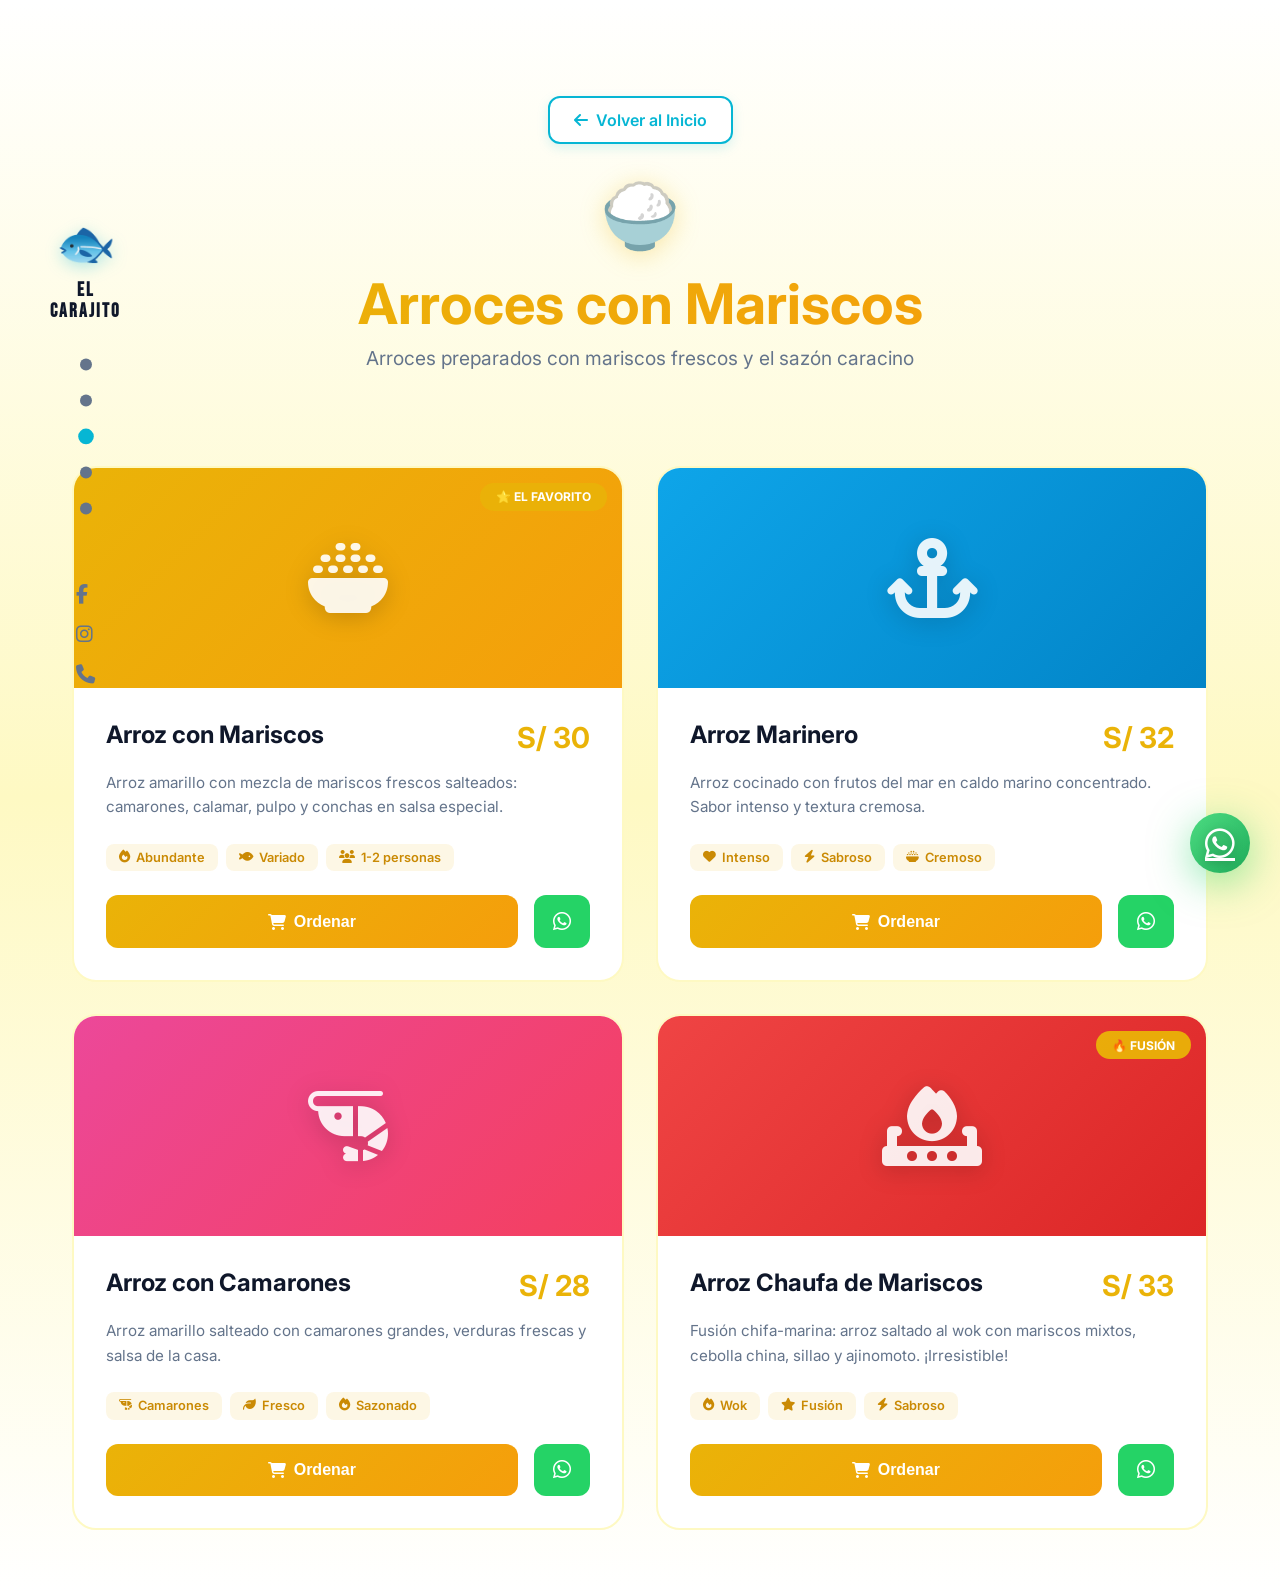
<file: arroces.html>
<!DOCTYPE html>
<html lang="es">
<head>
    <meta charset="UTF-8">
    <meta name="viewport" content="width=device-width, initial-scale=1.0">
    <title>Arroces - Cevichería El Carajito</title>
    <link rel="stylesheet" href="styles.css">
    <link rel="stylesheet" href="https://cdnjs.cloudflare.com/ajax/libs/font-awesome/6.4.0/css/all.min.css">
    <link href="https://fonts.googleapis.com/css2?family=Space+Grotesk:wght@300;400;500;600;700&family=Bebas+Neue&family=Inter:wght@300;400;500;600;700&display=swap" rel="stylesheet">
    <style>
        .menu-page {
            min-height: 100vh;
            background: linear-gradient(180deg, #ffffff 0%, #fef9c3 50%, #ffffff 100%);
            padding: 2rem 0 4rem;
        }

        .menu-header {
            text-align: center;
            padding: 4rem 2rem 3rem;
            max-width: 900px;
            margin: 0 auto;
        }

        .back-button {
            display: inline-flex;
            align-items: center;
            gap: 0.5rem;
            padding: 0.75rem 1.5rem;
            background: white;
            border: 2px solid var(--cyan);
            color: var(--cyan);
            border-radius: 12px;
            text-decoration: none;
            font-weight: 600;
            transition: all 0.3s ease;
            margin-bottom: 2rem;
            box-shadow: 0 4px 12px rgba(6, 182, 212, 0.15);
        }

        .back-button:hover {
            background: var(--cyan);
            color: white;
            transform: translateX(-5px);
        }

        .menu-icon {
            font-size: 4rem;
            margin-bottom: 1rem;
            filter: drop-shadow(0 4px 12px rgba(234, 179, 8, 0.3));
        }

        .menu-header h1 {
            font-size: 3.5rem;
            font-weight: 700;
            background: linear-gradient(135deg, #eab308 0%, #f59e0b 100%);
            -webkit-background-clip: text;
            -webkit-text-fill-color: transparent;
            background-clip: text;
            margin-bottom: 0.5rem;
        }

        .menu-header p {
            font-size: 1.2rem;
            color: var(--gray);
            font-weight: 400;
        }

        .menu-container {
            max-width: 1200px;
            margin: 0 auto;
            padding: 0 2rem;
        }

        .menu-grid {
            display: grid;
            grid-template-columns: repeat(auto-fit, minmax(380px, 1fr));
            gap: 2rem;
            margin-top: 3rem;
        }

        .menu-card {
            background: white;
            border-radius: 24px;
            overflow: hidden;
            border: 2px solid #fef9c3;
            transition: all 0.4s ease;
        }

        .menu-card:hover {
            border-color: #eab308;
            transform: translateY(-8px);
            box-shadow: 0 20px 50px rgba(234, 179, 8, 0.25);
        }

        .menu-card-image {
            height: 220px;
            background: linear-gradient(135deg, #eab308 0%, #f59e0b 100%);
            position: relative;
            display: flex;
            align-items: center;
            justify-content: center;
        }

        .menu-card-image i {
            font-size: 5rem;
            color: rgba(255, 255, 255, 0.9);
            filter: drop-shadow(0 4px 12px rgba(0, 0, 0, 0.2));
        }

        .menu-card-popular {
            position: absolute;
            top: 15px;
            right: 15px;
            background: rgba(234, 179, 8, 0.95);
            color: white;
            padding: 0.4rem 1rem;
            border-radius: 20px;
            font-size: 0.75rem;
            font-weight: 700;
            text-transform: uppercase;
        }

        .menu-card-content {
            padding: 2rem;
        }

        .menu-card-header {
            display: flex;
            justify-content: space-between;
            align-items: flex-start;
            margin-bottom: 1rem;
        }

        .menu-card-title {
            font-size: 1.5rem;
            font-weight: 700;
            color: var(--navy);
        }

        .menu-card-price {
            font-size: 1.8rem;
            font-weight: 700;
            color: #eab308;
            white-space: nowrap;
        }

        .menu-card-description {
            font-size: 0.95rem;
            color: var(--gray);
            line-height: 1.6;
            margin-bottom: 1.5rem;
        }

        .menu-card-features {
            display: flex;
            flex-wrap: wrap;
            gap: 0.5rem;
            margin-bottom: 1.5rem;
        }

        .feature-tag {
            display: inline-flex;
            align-items: center;
            gap: 0.4rem;
            padding: 0.4rem 0.8rem;
            background: rgba(234, 179, 8, 0.1);
            color: #ca8a04;
            border-radius: 8px;
            font-size: 0.8rem;
            font-weight: 600;
        }

        .menu-card-footer {
            display: flex;
            gap: 1rem;
        }

        .btn-order {
            flex: 1;
            padding: 0.9rem 1.5rem;
            background: linear-gradient(135deg, #eab308 0%, #f59e0b 100%);
            color: white;
            border: none;
            border-radius: 12px;
            font-weight: 600;
            font-size: 1rem;
            cursor: pointer;
            transition: all 0.3s ease;
            display: flex;
            align-items: center;
            justify-content: center;
            gap: 0.5rem;
        }

        .btn-order:hover {
            transform: scale(1.05);
            box-shadow: 0 8px 24px rgba(234, 179, 8, 0.4);
        }

        .btn-whatsapp {
            padding: 0.9rem 1.2rem;
            background: #25d366;
            color: white;
            border: none;
            border-radius: 12px;
            font-size: 1.3rem;
            cursor: pointer;
            transition: all 0.3s ease;
        }

        .btn-whatsapp:hover {
            transform: scale(1.1);
            box-shadow: 0 8px 24px rgba(37, 211, 102, 0.4);
        }

        @media (max-width: 768px) {
            .menu-header h1 { font-size: 2.5rem; }
            .menu-grid { grid-template-columns: 1fr; }
        }
    </style>
</head>
<body>
    <!-- Botón WhatsApp Flotante -->
    <a href="https://wa.me/51947469343" 
       class="whatsapp-btn" 
       target="_blank" 
       rel="noopener noreferrer"
       aria-label="Contactar por WhatsApp">
        <i class="fab fa-whatsapp"></i>
    </a>

    <!-- Mobile Menu Toggle -->
    <button class="mobile-menu-toggle" id="mobileToggle">
        <span></span>
        <span></span>
        <span></span>
    </button>

    <!-- Menu Overlay -->
    <div class="menu-overlay" id="menuOverlay"></div>

    <!-- Navegación Lateral Moderna -->
    <nav class="nav-side">
        <div class="nav-logo">
            <div class="logo-icon">🐟</div>
            <span class="logo-text">EL<br>CARAJITO</span>
        </div>
        <ul class="nav-links">
            <a href="index.html#inicio" class="nav-dot" data-text="Inicio"></a>
            <a href="index.html#sabor" class="nav-dot" data-text="Nuestro Sabor"></a>
            <div class="has-submenu">
                <a href="index.html#platos" class="nav-dot active" data-text="Platos"></a>
                <button type="button" class="submenu-trigger" aria-expanded="false" aria-label="Nuestra Carta"></button>
                <div class="submenu-carta">
                    <div class="submenu-header">
                        <h4>Nuestra Carta</h4>
                    </div>
                    <div class="submenu-items">
                        <a href="ceviches.html" class="submenu-item" data-category="ceviches">
                            <i class="fas fa-fish"></i>
                            <div class="submenu-info">
                                <span class="submenu-title">Ceviches</span>
                                <span class="submenu-desc">Frescos y deliciosos</span>
                            </div>
                        </a>
                        <a href="platos-marinos.html" class="submenu-item" data-category="marinos">
                            <i class="fas fa-shrimp"></i>
                            <div class="submenu-info">
                                <span class="submenu-title">Platos Marinos</span>
                                <span class="submenu-desc">Variedad del mar</span>
                            </div>
                        </a>
                        <a href="chicharrones.html" class="submenu-item" data-category="chicharrones">
                            <i class="fas fa-drumstick-bite"></i>
                            <div class="submenu-info">
                                <span class="submenu-title">Chicharrones</span>
                                <span class="submenu-desc">Crujientes y sabrosos</span>
                            </div>
                        </a>
                        <a href="arroces.html" class="submenu-item active" data-category="arroces">
                            <i class="fas fa-bowl-rice"></i>
                            <div class="submenu-info">
                                <span class="submenu-title">Arroces</span>
                                <span class="submenu-desc">Con mariscos frescos</span>
                            </div>
                        </a>
                        <a href="jaleas.html" class="submenu-item" data-category="jaleas">
                            <i class="fas fa-utensils"></i>
                            <div class="submenu-info">
                                <span class="submenu-title">Jaleas</span>
                                <span class="submenu-desc">Mixtas y especiales</span>
                            </div>
                        </a>
                        <a href="bebidas.html" class="submenu-item" data-category="bebidas">
                            <i class="fas fa-glass-water"></i>
                            <div class="submenu-info">
                                <span class="submenu-title">Bebidas</span>
                                <span class="submenu-desc">Refrescantes</span>
                            </div>
                        </a>
                    </div>
                </div>
            </div>
            <a href="index.html#opiniones" class="nav-dot" data-text="Opiniones"></a>
            <a href="index.html#contacto" class="nav-dot" data-text="Contacto"></a>
        </ul>
        <div class="nav-social">
            <a href="#"><i class="fab fa-facebook-f"></i></a>
            <a href="#"><i class="fab fa-instagram"></i></a>
            <a href="tel:947469343"><i class="fas fa-phone"></i></a>
        </div>
    </nav>

    <div class="menu-page">
        <div class="menu-header">
            <a href="index.html" class="back-button">
                <i class="fas fa-arrow-left"></i>
                Volver al Inicio
            </a>
            <div class="menu-icon">🍚</div>
            <h1>Arroces con Mariscos</h1>
            <p>Arroces preparados con mariscos frescos y el sazón caracino</p>
        </div>

        <div class="menu-container">
            <div class="menu-grid">
                <!-- Arroz con Mariscos -->
                <div class="menu-card">
                    <div class="menu-card-image">
                        <i class="fas fa-bowl-rice"></i>
                        <span class="menu-card-popular">⭐ El Favorito</span>
                    </div>
                    <div class="menu-card-content">
                        <div class="menu-card-header">
                            <div><h3 class="menu-card-title">Arroz con Mariscos</h3></div>
                            <div class="menu-card-price">S/ <strong>30</strong></div>
                        </div>
                        <p class="menu-card-description">
                            Arroz amarillo con mezcla de mariscos frescos salteados: 
                            camarones, calamar, pulpo y conchas en salsa especial.
                        </p>
                        <div class="menu-card-features">
                            <span class="feature-tag"><i class="fas fa-fire"></i> Abundante</span>
                            <span class="feature-tag"><i class="fas fa-fish"></i> Variado</span>
                            <span class="feature-tag"><i class="fas fa-users"></i> 1-2 personas</span>
                        </div>
                        <div class="menu-card-footer">
                            <button class="btn-order"><i class="fas fa-shopping-cart"></i> Ordenar</button>
                            <button class="btn-whatsapp" onclick="ordenarWhatsApp('Arroz con Mariscos', 30)">
                                <i class="fab fa-whatsapp"></i>
                            </button>
                        </div>
                    </div>
                </div>

                <!-- Arroz Marinero -->
                <div class="menu-card">
                    <div class="menu-card-image" style="background: linear-gradient(135deg, #0ea5e9 0%, #0284c7 100%);">
                        <i class="fas fa-anchor"></i>
                    </div>
                    <div class="menu-card-content">
                        <div class="menu-card-header">
                            <div><h3 class="menu-card-title">Arroz Marinero</h3></div>
                            <div class="menu-card-price">S/ <strong>32</strong></div>
                        </div>
                        <p class="menu-card-description">
                            Arroz cocinado con frutos del mar en caldo marino concentrado. 
                            Sabor intenso y textura cremosa.
                        </p>
                        <div class="menu-card-features">
                            <span class="feature-tag"><i class="fas fa-heart"></i> Intenso</span>
                            <span class="feature-tag"><i class="fas fa-bolt"></i> Sabroso</span>
                            <span class="feature-tag"><i class="fas fa-bowl-rice"></i> Cremoso</span>
                        </div>
                        <div class="menu-card-footer">
                            <button class="btn-order"><i class="fas fa-shopping-cart"></i> Ordenar</button>
                            <button class="btn-whatsapp" onclick="ordenarWhatsApp('Arroz Marinero', 32)">
                                <i class="fab fa-whatsapp"></i>
                            </button>
                        </div>
                    </div>
                </div>

                <!-- Arroz con Camarones -->
                <div class="menu-card">
                    <div class="menu-card-image" style="background: linear-gradient(135deg, #ec4899 0%, #f43f5e 100%);">
                        <i class="fas fa-shrimp"></i>
                    </div>
                    <div class="menu-card-content">
                        <div class="menu-card-header">
                            <div><h3 class="menu-card-title">Arroz con Camarones</h3></div>
                            <div class="menu-card-price">S/ <strong>28</strong></div>
                        </div>
                        <p class="menu-card-description">
                            Arroz amarillo salteado con camarones grandes, 
                            verduras frescas y salsa de la casa.
                        </p>
                        <div class="menu-card-features">
                            <span class="feature-tag"><i class="fas fa-shrimp"></i> Camarones</span>
                            <span class="feature-tag"><i class="fas fa-leaf"></i> Fresco</span>
                            <span class="feature-tag"><i class="fas fa-fire"></i> Sazonado</span>
                        </div>
                        <div class="menu-card-footer">
                            <button class="btn-order"><i class="fas fa-shopping-cart"></i> Ordenar</button>
                            <button class="btn-whatsapp" onclick="ordenarWhatsApp('Arroz con Camarones', 28)">
                                <i class="fab fa-whatsapp"></i>
                            </button>
                        </div>
                    </div>
                </div>

                <!-- Arroz Chaufa de Mariscos -->
                <div class="menu-card">
                    <div class="menu-card-image" style="background: linear-gradient(135deg, #ef4444 0%, #dc2626 100%);">
                        <i class="fas fa-fire-burner"></i>
                        <span class="menu-card-popular">🔥 Fusión</span>
                    </div>
                    <div class="menu-card-content">
                        <div class="menu-card-header">
                            <div><h3 class="menu-card-title">Arroz Chaufa de Mariscos</h3></div>
                            <div class="menu-card-price">S/ <strong>33</strong></div>
                        </div>
                        <p class="menu-card-description">
                            Fusión chifa-marina: arroz saltado al wok con mariscos mixtos, 
                            cebolla china, sillao y ajinomoto. ¡Irresistible!
                        </p>
                        <div class="menu-card-features">
                            <span class="feature-tag"><i class="fas fa-fire"></i> Wok</span>
                            <span class="feature-tag"><i class="fas fa-star"></i> Fusión</span>
                            <span class="feature-tag"><i class="fas fa-bolt"></i> Sabroso</span>
                        </div>
                        <div class="menu-card-footer">
                            <button class="btn-order"><i class="fas fa-shopping-cart"></i> Ordenar</button>
                            <button class="btn-whatsapp" onclick="ordenarWhatsApp('Arroz Chaufa de Mariscos', 33)">
                                <i class="fab fa-whatsapp"></i>
                            </button>
                        </div>
                    </div>
                </div>
            </div>
        </div>
    </div>

    <script>
        function ordenarWhatsApp(plato, precio) {
            const mensaje = `Hola! Me interesa ordenar:\n\n🍽️ *${plato}*\n💰 Precio: S/ ${precio}\n\n¿Está disponible?`;
            window.open(`https://wa.me/51947469343?text=${encodeURIComponent(mensaje)}`, '_blank');
        }

        document.addEventListener('DOMContentLoaded', () => {
            const cards = document.querySelectorAll('.menu-card');
            cards.forEach((card, index) => {
                card.style.opacity = '0';
                card.style.transform = 'translateY(30px)';
                setTimeout(() => {
                    card.style.transition = 'all 0.6s ease';
                    card.style.opacity = '1';
                    card.style.transform = 'translateY(0)';
                }, index * 100);
            });
        });
    </script>
    <script src="script.js"></script>
</body>
</html>
</file>
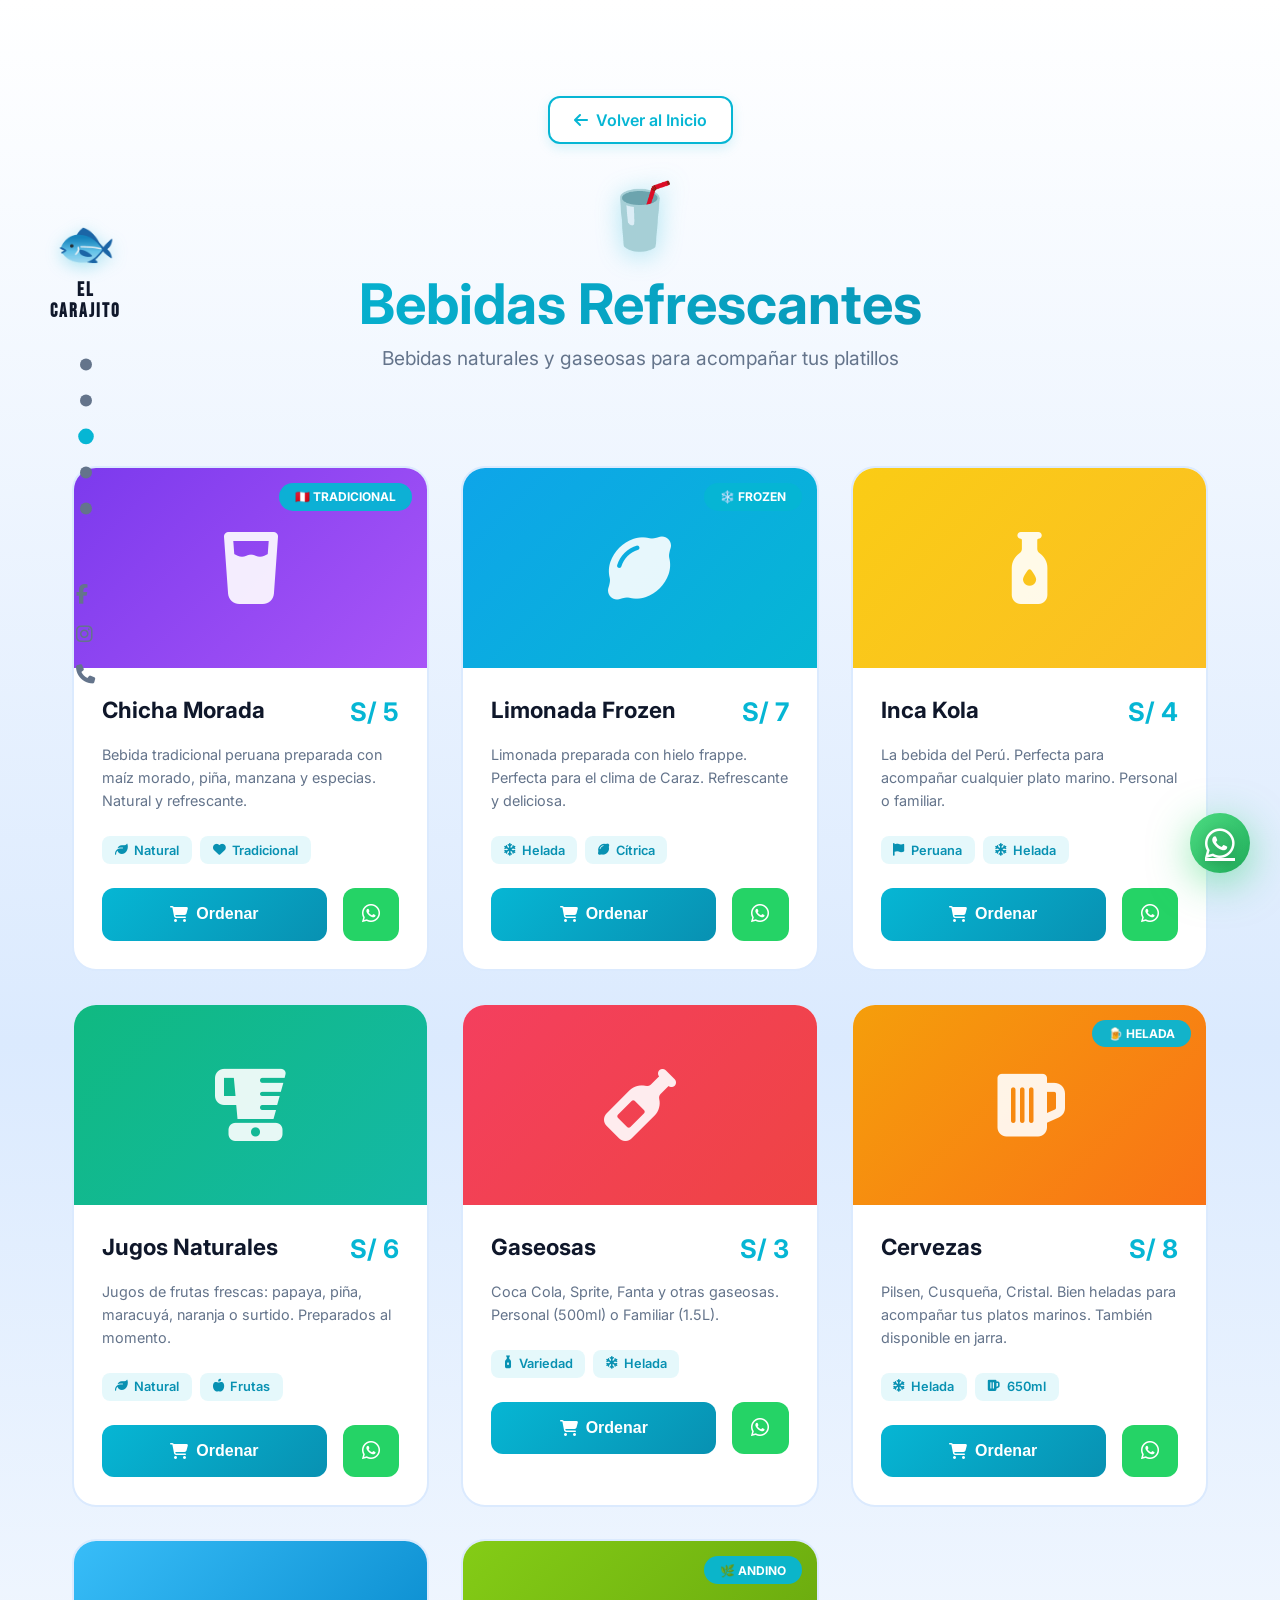
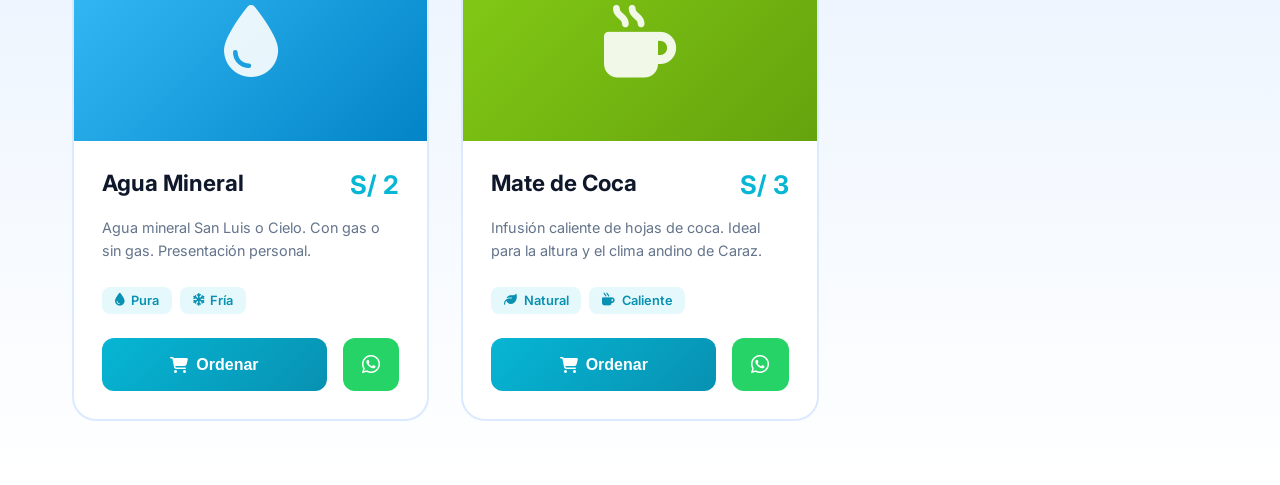
<file: bebidas.html>
<!DOCTYPE html>
<html lang="es">
<head>
    <meta charset="UTF-8">
    <meta name="viewport" content="width=device-width, initial-scale=1.0">
    <title>Bebidas - Cevichería El Carajito</title>
    <link rel="stylesheet" href="styles.css">
    <link rel="stylesheet" href="https://cdnjs.cloudflare.com/ajax/libs/font-awesome/6.4.0/css/all.min.css">
    <link href="https://fonts.googleapis.com/css2?family=Space+Grotesk:wght@300;400;500;600;700&family=Bebas+Neue&family=Inter:wght@300;400;500;600;700&display=swap" rel="stylesheet">
    <style>
        .menu-page {
            min-height: 100vh;
            background: linear-gradient(180deg, #ffffff 0%, #dbeafe 50%, #ffffff 100%);
            padding: 2rem 0 4rem;
        }

        .menu-header {
            text-align: center;
            padding: 4rem 2rem 3rem;
            max-width: 900px;
            margin: 0 auto;
        }

        .back-button {
            display: inline-flex;
            align-items: center;
            gap: 0.5rem;
            padding: 0.75rem 1.5rem;
            background: white;
            border: 2px solid var(--cyan);
            color: var(--cyan);
            border-radius: 12px;
            text-decoration: none;
            font-weight: 600;
            transition: all 0.3s ease;
            margin-bottom: 2rem;
            box-shadow: 0 4px 12px rgba(6, 182, 212, 0.15);
        }

        .back-button:hover {
            background: var(--cyan);
            color: white;
            transform: translateX(-5px);
        }

        .menu-icon {
            font-size: 4rem;
            margin-bottom: 1rem;
            filter: drop-shadow(0 4px 12px rgba(6, 182, 212, 0.3));
        }

        .menu-header h1 {
            font-size: 3.5rem;
            font-weight: 700;
            background: var(--gradient-ocean);
            -webkit-background-clip: text;
            -webkit-text-fill-color: transparent;
            background-clip: text;
            margin-bottom: 0.5rem;
        }

        .menu-header p {
            font-size: 1.2rem;
            color: var(--gray);
            font-weight: 400;
        }

        .menu-container {
            max-width: 1200px;
            margin: 0 auto;
            padding: 0 2rem;
        }

        .menu-grid {
            display: grid;
            grid-template-columns: repeat(auto-fit, minmax(320px, 1fr));
            gap: 2rem;
            margin-top: 3rem;
        }

        .menu-card {
            background: white;
            border-radius: 24px;
            overflow: hidden;
            border: 2px solid #dbeafe;
            transition: all 0.4s ease;
        }

        .menu-card:hover {
            border-color: var(--cyan);
            transform: translateY(-8px);
            box-shadow: 0 20px 50px rgba(6, 182, 212, 0.25);
        }

        .menu-card-image {
            height: 200px;
            background: linear-gradient(135deg, #0ea5e9 0%, #06b6d4 100%);
            position: relative;
            display: flex;
            align-items: center;
            justify-content: center;
        }

        .menu-card-image i {
            font-size: 4.5rem;
            color: rgba(255, 255, 255, 0.9);
        }

        .menu-card-popular {
            position: absolute;
            top: 15px;
            right: 15px;
            background: rgba(6, 182, 212, 0.95);
            color: white;
            padding: 0.4rem 1rem;
            border-radius: 20px;
            font-size: 0.75rem;
            font-weight: 700;
            text-transform: uppercase;
        }

        .menu-card-content {
            padding: 1.75rem;
        }

        .menu-card-header {
            display: flex;
            justify-content: space-between;
            align-items: flex-start;
            margin-bottom: 1rem;
        }

        .menu-card-title {
            font-size: 1.4rem;
            font-weight: 700;
            color: var(--navy);
        }

        .menu-card-price {
            font-size: 1.6rem;
            font-weight: 700;
            color: var(--cyan);
            white-space: nowrap;
        }

        .menu-card-description {
            font-size: 0.9rem;
            color: var(--gray);
            line-height: 1.6;
            margin-bottom: 1.5rem;
        }

        .menu-card-features {
            display: flex;
            flex-wrap: wrap;
            gap: 0.5rem;
            margin-bottom: 1.5rem;
        }

        .feature-tag {
            display: inline-flex;
            align-items: center;
            gap: 0.4rem;
            padding: 0.4rem 0.8rem;
            background: rgba(6, 182, 212, 0.1);
            color: var(--cyan-dark);
            border-radius: 8px;
            font-size: 0.8rem;
            font-weight: 600;
        }

        .menu-card-footer {
            display: flex;
            gap: 1rem;
        }

        .btn-order {
            flex: 1;
            padding: 0.9rem 1.5rem;
            background: var(--gradient-ocean);
            color: white;
            border: none;
            border-radius: 12px;
            font-weight: 600;
            font-size: 1rem;
            cursor: pointer;
            transition: all 0.3s ease;
            display: flex;
            align-items: center;
            justify-content: center;
            gap: 0.5rem;
        }

        .btn-order:hover {
            transform: scale(1.05);
            box-shadow: 0 8px 24px rgba(6, 182, 212, 0.4);
        }

        .btn-whatsapp {
            padding: 0.9rem 1.2rem;
            background: #25d366;
            color: white;
            border: none;
            border-radius: 12px;
            font-size: 1.3rem;
            cursor: pointer;
            transition: all 0.3s ease;
        }

        .btn-whatsapp:hover {
            transform: scale(1.1);
            box-shadow: 0 8px 24px rgba(37, 211, 102, 0.4);
        }

        @media (max-width: 768px) {
            .menu-header h1 { font-size: 2.5rem; }
            .menu-grid { grid-template-columns: 1fr; }
        }
    </style>
</head>
<body>
    <!-- Botón WhatsApp Flotante -->
    <a href="https://wa.me/51947469343" 
       class="whatsapp-btn" 
       target="_blank" 
       rel="noopener noreferrer"
       aria-label="Contactar por WhatsApp">
        <i class="fab fa-whatsapp"></i>
    </a>

    <!-- Mobile Menu Toggle -->
    <button class="mobile-menu-toggle" id="mobileToggle">
        <span></span>
        <span></span>
        <span></span>
    </button>

    <!-- Menu Overlay -->
    <div class="menu-overlay" id="menuOverlay"></div>

    <!-- Navegación Lateral Moderna -->
    <nav class="nav-side">
        <div class="nav-logo">
            <div class="logo-icon">🐟</div>
            <span class="logo-text">EL<br>CARAJITO</span>
        </div>
        <ul class="nav-links">
            <a href="index.html#inicio" class="nav-dot" data-text="Inicio"></a>
            <a href="index.html#sabor" class="nav-dot" data-text="Nuestro Sabor"></a>
            <div class="has-submenu">
                <a href="index.html#platos" class="nav-dot active" data-text="Platos"></a>
                <button type="button" class="submenu-trigger" aria-expanded="false" aria-label="Nuestra Carta"></button>
                <div class="submenu-carta">
                    <div class="submenu-header">
                        <h4>Nuestra Carta</h4>
                    </div>
                    <div class="submenu-items">
                        <a href="ceviches.html" class="submenu-item" data-category="ceviches">
                            <i class="fas fa-fish"></i>
                            <div class="submenu-info">
                                <span class="submenu-title">Ceviches</span>
                                <span class="submenu-desc">Frescos y deliciosos</span>
                            </div>
                        </a>
                        <a href="platos-marinos.html" class="submenu-item" data-category="marinos">
                            <i class="fas fa-shrimp"></i>
                            <div class="submenu-info">
                                <span class="submenu-title">Platos Marinos</span>
                                <span class="submenu-desc">Variedad del mar</span>
                            </div>
                        </a>
                        <a href="chicharrones.html" class="submenu-item" data-category="chicharrones">
                            <i class="fas fa-drumstick-bite"></i>
                            <div class="submenu-info">
                                <span class="submenu-title">Chicharrones</span>
                                <span class="submenu-desc">Crujientes y sabrosos</span>
                            </div>
                        </a>
                        <a href="arroces.html" class="submenu-item" data-category="arroces">
                            <i class="fas fa-bowl-rice"></i>
                            <div class="submenu-info">
                                <span class="submenu-title">Arroces</span>
                                <span class="submenu-desc">Con mariscos frescos</span>
                            </div>
                        </a>
                        <a href="jaleas.html" class="submenu-item" data-category="jaleas">
                            <i class="fas fa-utensils"></i>
                            <div class="submenu-info">
                                <span class="submenu-title">Jaleas</span>
                                <span class="submenu-desc">Mixtas y especiales</span>
                            </div>
                        </a>
                        <a href="bebidas.html" class="submenu-item active" data-category="bebidas">
                            <i class="fas fa-glass-water"></i>
                            <div class="submenu-info">
                                <span class="submenu-title">Bebidas</span>
                                <span class="submenu-desc">Refrescantes</span>
                            </div>
                        </a>
                    </div>
                </div>
            </div>
            <a href="index.html#opiniones" class="nav-dot" data-text="Opiniones"></a>
            <a href="index.html#contacto" class="nav-dot" data-text="Contacto"></a>
        </ul>
        <div class="nav-social">
            <a href="#"><i class="fab fa-facebook-f"></i></a>
            <a href="#"><i class="fab fa-instagram"></i></a>
            <a href="tel:947469343"><i class="fas fa-phone"></i></a>
        </div>
    </nav>

    <div class="menu-page">
        <div class="menu-header">
            <a href="index.html" class="back-button">
                <i class="fas fa-arrow-left"></i>
                Volver al Inicio
            </a>
            <div class="menu-icon">🥤</div>
            <h1>Bebidas Refrescantes</h1>
            <p>Bebidas naturales y gaseosas para acompañar tus platillos</p>
        </div>

        <div class="menu-container">
            <div class="menu-grid">
                <!-- Chicha Morada -->
                <div class="menu-card">
                    <div class="menu-card-image" style="background: linear-gradient(135deg, #7c3aed 0%, #a855f7 100%);">
                        <i class="fas fa-glass-water"></i>
                        <span class="menu-card-popular">🇵🇪 Tradicional</span>
                    </div>
                    <div class="menu-card-content">
                        <div class="menu-card-header">
                            <div><h3 class="menu-card-title">Chicha Morada</h3></div>
                            <div class="menu-card-price">S/ <strong>5</strong></div>
                        </div>
                        <p class="menu-card-description">
                            Bebida tradicional peruana preparada con maíz morado, 
                            piña, manzana y especias. Natural y refrescante.
                        </p>
                        <div class="menu-card-features">
                            <span class="feature-tag"><i class="fas fa-leaf"></i> Natural</span>
                            <span class="feature-tag"><i class="fas fa-heart"></i> Tradicional</span>
                        </div>
                        <div class="menu-card-footer">
                            <button class="btn-order"><i class="fas fa-shopping-cart"></i> Ordenar</button>
                            <button class="btn-whatsapp" onclick="ordenarWhatsApp('Chicha Morada', 5)">
                                <i class="fab fa-whatsapp"></i>
                            </button>
                        </div>
                    </div>
                </div>

                <!-- Limonada Frozen -->
                <div class="menu-card">
                    <div class="menu-card-image">
                        <i class="fas fa-lemon"></i>
                        <span class="menu-card-popular">❄️ Frozen</span>
                    </div>
                    <div class="menu-card-content">
                        <div class="menu-card-header">
                            <div><h3 class="menu-card-title">Limonada Frozen</h3></div>
                            <div class="menu-card-price">S/ <strong>7</strong></div>
                        </div>
                        <p class="menu-card-description">
                            Limonada preparada con hielo frappe. Perfecta para el 
                            clima de Caraz. Refrescante y deliciosa.
                        </p>
                        <div class="menu-card-features">
                            <span class="feature-tag"><i class="fas fa-snowflake"></i> Helada</span>
                            <span class="feature-tag"><i class="fas fa-lemon"></i> Cítrica</span>
                        </div>
                        <div class="menu-card-footer">
                            <button class="btn-order"><i class="fas fa-shopping-cart"></i> Ordenar</button>
                            <button class="btn-whatsapp" onclick="ordenarWhatsApp('Limonada Frozen', 7)">
                                <i class="fab fa-whatsapp"></i>
                            </button>
                        </div>
                    </div>
                </div>

                <!-- Inca Kola -->
                <div class="menu-card">
                    <div class="menu-card-image" style="background: linear-gradient(135deg, #facc15 0%, #fbbf24 100%);">
                        <i class="fas fa-bottle-droplet"></i>
                    </div>
                    <div class="menu-card-content">
                        <div class="menu-card-header">
                            <div><h3 class="menu-card-title">Inca Kola</h3></div>
                            <div class="menu-card-price">S/ <strong>4</strong></div>
                        </div>
                        <p class="menu-card-description">
                            La bebida del Perú. Perfecta para acompañar 
                            cualquier plato marino. Personal o familiar.
                        </p>
                        <div class="menu-card-features">
                            <span class="feature-tag"><i class="fas fa-flag"></i> Peruana</span>
                            <span class="feature-tag"><i class="fas fa-snowflake"></i> Helada</span>
                        </div>
                        <div class="menu-card-footer">
                            <button class="btn-order"><i class="fas fa-shopping-cart"></i> Ordenar</button>
                            <button class="btn-whatsapp" onclick="ordenarWhatsApp('Inca Kola', 4)">
                                <i class="fab fa-whatsapp"></i>
                            </button>
                        </div>
                    </div>
                </div>

                <!-- Jugo Natural -->
                <div class="menu-card">
                    <div class="menu-card-image" style="background: linear-gradient(135deg, #10b981 0%, #14b8a6 100%);">
                        <i class="fas fa-blender"></i>
                    </div>
                    <div class="menu-card-content">
                        <div class="menu-card-header">
                            <div><h3 class="menu-card-title">Jugos Naturales</h3></div>
                            <div class="menu-card-price">S/ <strong>6</strong></div>
                        </div>
                        <p class="menu-card-description">
                            Jugos de frutas frescas: papaya, piña, maracuyá, 
                            naranja o surtido. Preparados al momento.
                        </p>
                        <div class="menu-card-features">
                            <span class="feature-tag"><i class="fas fa-leaf"></i> Natural</span>
                            <span class="feature-tag"><i class="fas fa-apple-whole"></i> Frutas</span>
                        </div>
                        <div class="menu-card-footer">
                            <button class="btn-order"><i class="fas fa-shopping-cart"></i> Ordenar</button>
                            <button class="btn-whatsapp" onclick="ordenarWhatsApp('Jugo Natural', 6)">
                                <i class="fab fa-whatsapp"></i>
                            </button>
                        </div>
                    </div>
                </div>

                <!-- Gaseosas -->
                <div class="menu-card">
                    <div class="menu-card-image" style="background: linear-gradient(135deg, #f43f5e 0%, #ef4444 100%);">
                        <i class="fas fa-wine-bottle"></i>
                    </div>
                    <div class="menu-card-content">
                        <div class="menu-card-header">
                            <div><h3 class="menu-card-title">Gaseosas</h3></div>
                            <div class="menu-card-price">S/ <strong>3</strong></div>
                        </div>
                        <p class="menu-card-description">
                            Coca Cola, Sprite, Fanta y otras gaseosas. 
                            Personal (500ml) o Familiar (1.5L).
                        </p>
                        <div class="menu-card-features">
                            <span class="feature-tag"><i class="fas fa-bottle-droplet"></i> Variedad</span>
                            <span class="feature-tag"><i class="fas fa-snowflake"></i> Helada</span>
                        </div>
                        <div class="menu-card-footer">
                            <button class="btn-order"><i class="fas fa-shopping-cart"></i> Ordenar</button>
                            <button class="btn-whatsapp" onclick="ordenarWhatsApp('Gaseosa', 3)">
                                <i class="fab fa-whatsapp"></i>
                            </button>
                        </div>
                    </div>
                </div>

                <!-- Cerveza -->
                <div class="menu-card">
                    <div class="menu-card-image" style="background: linear-gradient(135deg, #f59e0b 0%, #f97316 100%);">
                        <i class="fas fa-beer-mug-empty"></i>
                        <span class="menu-card-popular">🍺 Helada</span>
                    </div>
                    <div class="menu-card-content">
                        <div class="menu-card-header">
                            <div><h3 class="menu-card-title">Cervezas</h3></div>
                            <div class="menu-card-price">S/ <strong>8</strong></div>
                        </div>
                        <p class="menu-card-description">
                            Pilsen, Cusqueña, Cristal. Bien heladas para acompañar 
                            tus platos marinos. También disponible en jarra.
                        </p>
                        <div class="menu-card-features">
                            <span class="feature-tag"><i class="fas fa-snowflake"></i> Helada</span>
                            <span class="feature-tag"><i class="fas fa-beer-mug-empty"></i> 650ml</span>
                        </div>
                        <div class="menu-card-footer">
                            <button class="btn-order"><i class="fas fa-shopping-cart"></i> Ordenar</button>
                            <button class="btn-whatsapp" onclick="ordenarWhatsApp('Cerveza', 8)">
                                <i class="fab fa-whatsapp"></i>
                            </button>
                        </div>
                    </div>
                </div>

                <!-- Agua Mineral -->
                <div class="menu-card">
                    <div class="menu-card-image" style="background: linear-gradient(135deg, #38bdf8 0%, #0284c7 100%);">
                        <i class="fas fa-droplet"></i>
                    </div>
                    <div class="menu-card-content">
                        <div class="menu-card-header">
                            <div><h3 class="menu-card-title">Agua Mineral</h3></div>
                            <div class="menu-card-price">S/ <strong>2</strong></div>
                        </div>
                        <p class="menu-card-description">
                            Agua mineral San Luis o Cielo. 
                            Con gas o sin gas. Presentación personal.
                        </p>
                        <div class="menu-card-features">
                            <span class="feature-tag"><i class="fas fa-droplet"></i> Pura</span>
                            <span class="feature-tag"><i class="fas fa-snowflake"></i> Fría</span>
                        </div>
                        <div class="menu-card-footer">
                            <button class="btn-order"><i class="fas fa-shopping-cart"></i> Ordenar</button>
                            <button class="btn-whatsapp" onclick="ordenarWhatsApp('Agua Mineral', 2)">
                                <i class="fab fa-whatsapp"></i>
                            </button>
                        </div>
                    </div>
                </div>

                <!-- Mate de Coca -->
                <div class="menu-card">
                    <div class="menu-card-image" style="background: linear-gradient(135deg, #84cc16 0%, #65a30d 100%);">
                        <i class="fas fa-mug-hot"></i>
                        <span class="menu-card-popular">🌿 Andino</span>
                    </div>
                    <div class="menu-card-content">
                        <div class="menu-card-header">
                            <div><h3 class="menu-card-title">Mate de Coca</h3></div>
                            <div class="menu-card-price">S/ <strong>3</strong></div>
                        </div>
                        <p class="menu-card-description">
                            Infusión caliente de hojas de coca. Ideal para 
                            la altura y el clima andino de Caraz.
                        </p>
                        <div class="menu-card-features">
                            <span class="feature-tag"><i class="fas fa-leaf"></i> Natural</span>
                            <span class="feature-tag"><i class="fas fa-mug-hot"></i> Caliente</span>
                        </div>
                        <div class="menu-card-footer">
                            <button class="btn-order"><i class="fas fa-shopping-cart"></i> Ordenar</button>
                            <button class="btn-whatsapp" onclick="ordenarWhatsApp('Mate de Coca', 3)">
                                <i class="fab fa-whatsapp"></i>
                            </button>
                        </div>
                    </div>
                </div>
            </div>
        </div>
    </div>

    <script>
        function ordenarWhatsApp(plato, precio) {
            const mensaje = `Hola! Me interesa ordenar:\n\n🍽️ *${plato}*\n💰 Precio: S/ ${precio}\n\n¿Está disponible?`;
            window.open(`https://wa.me/51947469343?text=${encodeURIComponent(mensaje)}`, '_blank');
        }

        document.addEventListener('DOMContentLoaded', () => {
            const cards = document.querySelectorAll('.menu-card');
            cards.forEach((card, index) => {
                card.style.opacity = '0';
                card.style.transform = 'translateY(30px)';
                setTimeout(() => {
                    card.style.transition = 'all 0.6s ease';
                    card.style.opacity = '1';
                    card.style.transform = 'translateY(0)';
                }, index * 100);
            });
        });
    </script>
    <script src="script.js"></script>
</body>
</html>
</file>
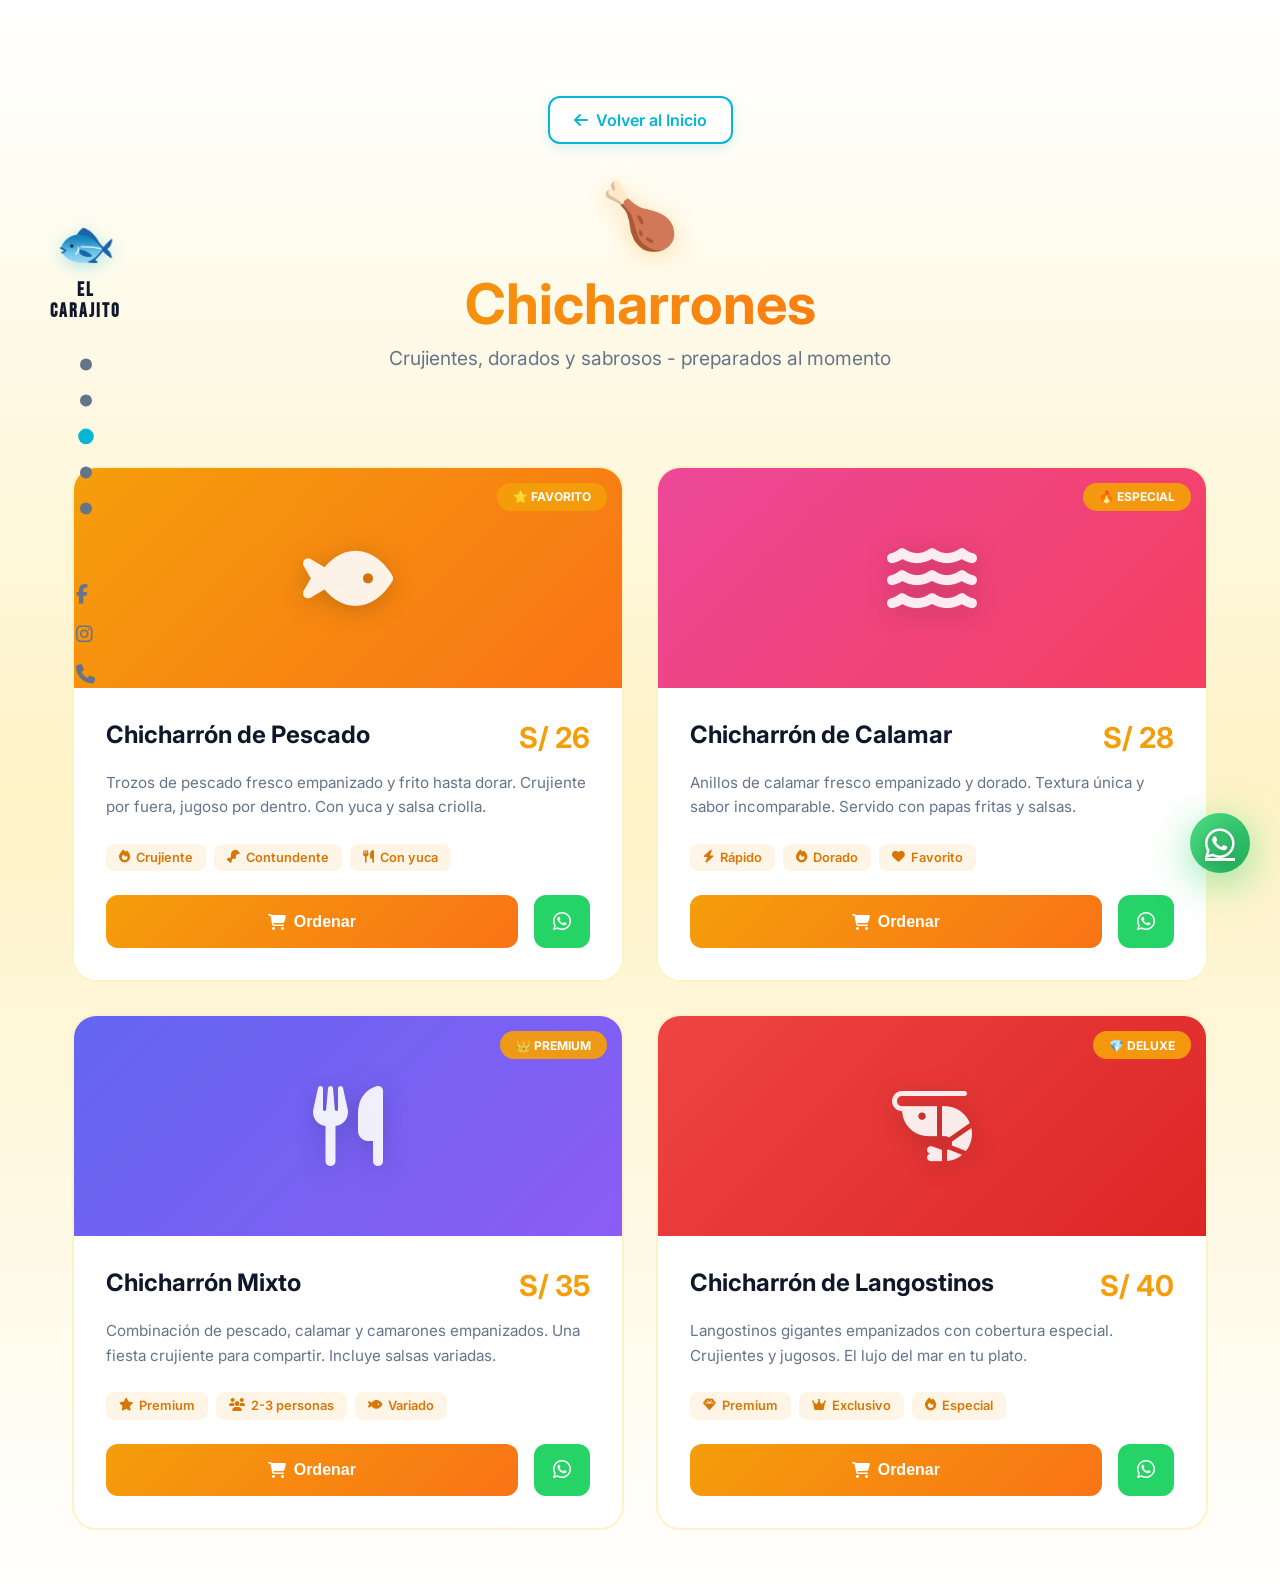
<file: chicharrones.html>
<!DOCTYPE html>
<html lang="es">
<head>
    <meta charset="UTF-8">
    <meta name="viewport" content="width=device-width, initial-scale=1.0">
    <title>Chicharrones - Cevichería El Carajito</title>
    <link rel="stylesheet" href="styles.css">
    <link rel="stylesheet" href="https://cdnjs.cloudflare.com/ajax/libs/font-awesome/6.4.0/css/all.min.css">
    <link href="https://fonts.googleapis.com/css2?family=Space+Grotesk:wght@300;400;500;600;700&family=Bebas+Neue&family=Inter:wght@300;400;500;600;700&display=swap" rel="stylesheet">
    <style>
        .menu-page {
            min-height: 100vh;
            background: linear-gradient(180deg, #ffffff 0%, #fef3c7 50%, #ffffff 100%);
            padding: 2rem 0 4rem;
        }

        .menu-header {
            text-align: center;
            padding: 4rem 2rem 3rem;
            max-width: 900px;
            margin: 0 auto;
        }

        .back-button {
            display: inline-flex;
            align-items: center;
            gap: 0.5rem;
            padding: 0.75rem 1.5rem;
            background: white;
            border: 2px solid var(--cyan);
            color: var(--cyan);
            border-radius: 12px;
            text-decoration: none;
            font-weight: 600;
            transition: all 0.3s ease;
            margin-bottom: 2rem;
            box-shadow: 0 4px 12px rgba(6, 182, 212, 0.15);
        }

        .back-button:hover {
            background: var(--cyan);
            color: white;
            transform: translateX(-5px);
        }

        .menu-icon {
            font-size: 4rem;
            margin-bottom: 1rem;
            filter: drop-shadow(0 4px 12px rgba(245, 158, 11, 0.3));
        }

        .menu-header h1 {
            font-size: 3.5rem;
            font-weight: 700;
            background: linear-gradient(135deg, #f59e0b 0%, #f97316 100%);
            -webkit-background-clip: text;
            -webkit-text-fill-color: transparent;
            background-clip: text;
            margin-bottom: 0.5rem;
        }

        .menu-header p {
            font-size: 1.2rem;
            color: var(--gray);
            font-weight: 400;
        }

        .menu-container {
            max-width: 1200px;
            margin: 0 auto;
            padding: 0 2rem;
        }

        .menu-grid {
            display: grid;
            grid-template-columns: repeat(auto-fit, minmax(380px, 1fr));
            gap: 2rem;
            margin-top: 3rem;
        }

        .menu-card {
            background: white;
            border-radius: 24px;
            overflow: hidden;
            border: 2px solid #fef3c7;
            transition: all 0.4s ease;
        }

        .menu-card:hover {
            border-color: #f59e0b;
            transform: translateY(-8px);
            box-shadow: 0 20px 50px rgba(245, 158, 11, 0.25);
        }

        .menu-card-image {
            height: 220px;
            background: linear-gradient(135deg, #f59e0b 0%, #f97316 100%);
            position: relative;
            display: flex;
            align-items: center;
            justify-content: center;
        }

        .menu-card-image i {
            font-size: 5rem;
            color: rgba(255, 255, 255, 0.9);
            filter: drop-shadow(0 4px 12px rgba(0, 0, 0, 0.2));
        }

        .menu-card-popular {
            position: absolute;
            top: 15px;
            right: 15px;
            background: rgba(245, 158, 11, 0.95);
            color: white;
            padding: 0.4rem 1rem;
            border-radius: 20px;
            font-size: 0.75rem;
            font-weight: 700;
            text-transform: uppercase;
        }

        .menu-card-content {
            padding: 2rem;
        }

        .menu-card-header {
            display: flex;
            justify-content: space-between;
            align-items: flex-start;
            margin-bottom: 1rem;
        }

        .menu-card-title {
            font-size: 1.5rem;
            font-weight: 700;
            color: var(--navy);
        }

        .menu-card-price {
            font-size: 1.8rem;
            font-weight: 700;
            color: #f59e0b;
            white-space: nowrap;
        }

        .menu-card-description {
            font-size: 0.95rem;
            color: var(--gray);
            line-height: 1.6;
            margin-bottom: 1.5rem;
        }

        .menu-card-features {
            display: flex;
            flex-wrap: wrap;
            gap: 0.5rem;
            margin-bottom: 1.5rem;
        }

        .feature-tag {
            display: inline-flex;
            align-items: center;
            gap: 0.4rem;
            padding: 0.4rem 0.8rem;
            background: rgba(245, 158, 11, 0.1);
            color: #d97706;
            border-radius: 8px;
            font-size: 0.8rem;
            font-weight: 600;
        }

        .menu-card-footer {
            display: flex;
            gap: 1rem;
        }

        .btn-order {
            flex: 1;
            padding: 0.9rem 1.5rem;
            background: linear-gradient(135deg, #f59e0b 0%, #f97316 100%);
            color: white;
            border: none;
            border-radius: 12px;
            font-weight: 600;
            font-size: 1rem;
            cursor: pointer;
            transition: all 0.3s ease;
            display: flex;
            align-items: center;
            justify-content: center;
            gap: 0.5rem;
        }

        .btn-order:hover {
            transform: scale(1.05);
            box-shadow: 0 8px 24px rgba(245, 158, 11, 0.4);
        }

        .btn-whatsapp {
            padding: 0.9rem 1.2rem;
            background: #25d366;
            color: white;
            border: none;
            border-radius: 12px;
            font-size: 1.3rem;
            cursor: pointer;
            transition: all 0.3s ease;
        }

        .btn-whatsapp:hover {
            transform: scale(1.1);
            box-shadow: 0 8px 24px rgba(37, 211, 102, 0.4);
        }

        @media (max-width: 768px) {
            .menu-header h1 { font-size: 2.5rem; }
            .menu-grid { grid-template-columns: 1fr; }
        }
    </style>
</head>
<body>
    <!-- Botón WhatsApp Flotante -->
    <a href="https://wa.me/51947469343" 
       class="whatsapp-btn" 
       target="_blank" 
       rel="noopener noreferrer"
       aria-label="Contactar por WhatsApp">
        <i class="fab fa-whatsapp"></i>
    </a>

    <!-- Mobile Menu Toggle -->
    <button class="mobile-menu-toggle" id="mobileToggle">
        <span></span>
        <span></span>
        <span></span>
    </button>

    <!-- Menu Overlay -->
    <div class="menu-overlay" id="menuOverlay"></div>

    <!-- Navegación Lateral Moderna -->
    <nav class="nav-side">
        <div class="nav-logo">
            <div class="logo-icon">🐟</div>
            <span class="logo-text">EL<br>CARAJITO</span>
        </div>
        <ul class="nav-links">
            <a href="index.html#inicio" class="nav-dot" data-text="Inicio"></a>
            <a href="index.html#sabor" class="nav-dot" data-text="Nuestro Sabor"></a>
            <div class="has-submenu">
                <a href="index.html#platos" class="nav-dot active" data-text="Platos"></a>
                <button type="button" class="submenu-trigger" aria-expanded="false" aria-label="Nuestra Carta"></button>
                <div class="submenu-carta">
                    <div class="submenu-header">
                        <h4>Nuestra Carta</h4>
                    </div>
                    <div class="submenu-items">
                        <a href="ceviches.html" class="submenu-item" data-category="ceviches">
                            <i class="fas fa-fish"></i>
                            <div class="submenu-info">
                                <span class="submenu-title">Ceviches</span>
                                <span class="submenu-desc">Frescos y deliciosos</span>
                            </div>
                        </a>
                        <a href="platos-marinos.html" class="submenu-item" data-category="marinos">
                            <i class="fas fa-shrimp"></i>
                            <div class="submenu-info">
                                <span class="submenu-title">Platos Marinos</span>
                                <span class="submenu-desc">Variedad del mar</span>
                            </div>
                        </a>
                        <a href="chicharrones.html" class="submenu-item active" data-category="chicharrones">
                            <i class="fas fa-drumstick-bite"></i>
                            <div class="submenu-info">
                                <span class="submenu-title">Chicharrones</span>
                                <span class="submenu-desc">Crujientes y sabrosos</span>
                            </div>
                        </a>
                        <a href="arroces.html" class="submenu-item" data-category="arroces">
                            <i class="fas fa-bowl-rice"></i>
                            <div class="submenu-info">
                                <span class="submenu-title">Arroces</span>
                                <span class="submenu-desc">Con mariscos frescos</span>
                            </div>
                        </a>
                        <a href="jaleas.html" class="submenu-item" data-category="jaleas">
                            <i class="fas fa-utensils"></i>
                            <div class="submenu-info">
                                <span class="submenu-title">Jaleas</span>
                                <span class="submenu-desc">Mixtas y especiales</span>
                            </div>
                        </a>
                        <a href="bebidas.html" class="submenu-item" data-category="bebidas">
                            <i class="fas fa-glass-water"></i>
                            <div class="submenu-info">
                                <span class="submenu-title">Bebidas</span>
                                <span class="submenu-desc">Refrescantes</span>
                            </div>
                        </a>
                    </div>
                </div>
            </div>
            <a href="index.html#opiniones" class="nav-dot" data-text="Opiniones"></a>
            <a href="index.html#contacto" class="nav-dot" data-text="Contacto"></a>
        </ul>
        <div class="nav-social">
            <a href="#"><i class="fab fa-facebook-f"></i></a>
            <a href="#"><i class="fab fa-instagram"></i></a>
            <a href="tel:947469343"><i class="fas fa-phone"></i></a>
        </div>
    </nav>

    <div class="menu-page">
        <div class="menu-header">
            <a href="index.html" class="back-button">
                <i class="fas fa-arrow-left"></i>
                Volver al Inicio
            </a>
            <div class="menu-icon">🍗</div>
            <h1>Chicharrones</h1>
            <p>Crujientes, dorados y sabrosos - preparados al momento</p>
        </div>

        <div class="menu-container">
            <div class="menu-grid">
                <!-- Chicharrón de Pescado -->
                <div class="menu-card">
                    <div class="menu-card-image">
                        <i class="fas fa-fish"></i>
                        <span class="menu-card-popular">⭐ Favorito</span>
                    </div>
                    <div class="menu-card-content">
                        <div class="menu-card-header">
                            <div><h3 class="menu-card-title">Chicharrón de Pescado</h3></div>
                            <div class="menu-card-price">S/ <strong>26</strong></div>
                        </div>
                        <p class="menu-card-description">
                            Trozos de pescado fresco empanizado y frito hasta dorar. 
                            Crujiente por fuera, jugoso por dentro. Con yuca y salsa criolla.
                        </p>
                        <div class="menu-card-features">
                            <span class="feature-tag"><i class="fas fa-fire"></i> Crujiente</span>
                            <span class="feature-tag"><i class="fas fa-drumstick-bite"></i> Contundente</span>
                            <span class="feature-tag"><i class="fas fa-utensils"></i> Con yuca</span>
                        </div>
                        <div class="menu-card-footer">
                            <button class="btn-order"><i class="fas fa-shopping-cart"></i> Ordenar</button>
                            <button class="btn-whatsapp" onclick="ordenarWhatsApp('Chicharrón de Pescado', 26)">
                                <i class="fab fa-whatsapp"></i>
                            </button>
                        </div>
                    </div>
                </div>

                <!-- Chicharrón de Calamar -->
                <div class="menu-card">
                    <div class="menu-card-image" style="background: linear-gradient(135deg, #ec4899 0%, #f43f5e 100%);">
                        <i class="fas fa-water"></i>
                        <span class="menu-card-popular">🔥 Especial</span>
                    </div>
                    <div class="menu-card-content">
                        <div class="menu-card-header">
                            <div><h3 class="menu-card-title">Chicharrón de Calamar</h3></div>
                            <div class="menu-card-price">S/ <strong>28</strong></div>
                        </div>
                        <p class="menu-card-description">
                            Anillos de calamar fresco empanizado y dorado. Textura única 
                            y sabor incomparable. Servido con papas fritas y salsas.
                        </p>
                        <div class="menu-card-features">
                            <span class="feature-tag"><i class="fas fa-bolt"></i> Rápido</span>
                            <span class="feature-tag"><i class="fas fa-fire"></i> Dorado</span>
                            <span class="feature-tag"><i class="fas fa-heart"></i> Favorito</span>
                        </div>
                        <div class="menu-card-footer">
                            <button class="btn-order"><i class="fas fa-shopping-cart"></i> Ordenar</button>
                            <button class="btn-whatsapp" onclick="ordenarWhatsApp('Chicharrón de Calamar', 28)">
                                <i class="fab fa-whatsapp"></i>
                            </button>
                        </div>
                    </div>
                </div>

                <!-- Chicharrón Mixto -->
                <div class="menu-card">
                    <div class="menu-card-image" style="background: linear-gradient(135deg, #6366f1 0%, #8b5cf6 100%);">
                        <i class="fas fa-utensils"></i>
                        <span class="menu-card-popular">👑 Premium</span>
                    </div>
                    <div class="menu-card-content">
                        <div class="menu-card-header">
                            <div><h3 class="menu-card-title">Chicharrón Mixto</h3></div>
                            <div class="menu-card-price">S/ <strong>35</strong></div>
                        </div>
                        <p class="menu-card-description">
                            Combinación de pescado, calamar y camarones empanizados. 
                            Una fiesta crujiente para compartir. Incluye salsas variadas.
                        </p>
                        <div class="menu-card-features">
                            <span class="feature-tag"><i class="fas fa-star"></i> Premium</span>
                            <span class="feature-tag"><i class="fas fa-users"></i> 2-3 personas</span>
                            <span class="feature-tag"><i class="fas fa-fish"></i> Variado</span>
                        </div>
                        <div class="menu-card-footer">
                            <button class="btn-order"><i class="fas fa-shopping-cart"></i> Ordenar</button>
                            <button class="btn-whatsapp" onclick="ordenarWhatsApp('Chicharrón Mixto', 35)">
                                <i class="fab fa-whatsapp"></i>
                            </button>
                        </div>
                    </div>
                </div>

                <!-- Chicharrón de Langostinos -->
                <div class="menu-card">
                    <div class="menu-card-image" style="background: linear-gradient(135deg, #ef4444 0%, #dc2626 100%);">
                        <i class="fas fa-shrimp"></i>
                        <span class="menu-card-popular">💎 Deluxe</span>
                    </div>
                    <div class="menu-card-content">
                        <div class="menu-card-header">
                            <div><h3 class="menu-card-title">Chicharrón de Langostinos</h3></div>
                            <div class="menu-card-price">S/ <strong>40</strong></div>
                        </div>
                        <p class="menu-card-description">
                            Langostinos gigantes empanizados con cobertura especial. 
                            Crujientes y jugosos. El lujo del mar en tu plato.
                        </p>
                        <div class="menu-card-features">
                            <span class="feature-tag"><i class="fas fa-gem"></i> Premium</span>
                            <span class="feature-tag"><i class="fas fa-crown"></i> Exclusivo</span>
                            <span class="feature-tag"><i class="fas fa-fire"></i> Especial</span>
                        </div>
                        <div class="menu-card-footer">
                            <button class="btn-order"><i class="fas fa-shopping-cart"></i> Ordenar</button>
                            <button class="btn-whatsapp" onclick="ordenarWhatsApp('Chicharrón de Langostinos', 40)">
                                <i class="fab fa-whatsapp"></i>
                            </button>
                        </div>
                    </div>
                </div>
            </div>
        </div>
    </div>

    <script>
        function ordenarWhatsApp(plato, precio) {
            const mensaje = `Hola! Me interesa ordenar:\n\n🍽️ *${plato}*\n💰 Precio: S/ ${precio}\n\n¿Está disponible?`;
            window.open(`https://wa.me/51947469343?text=${encodeURIComponent(mensaje)}`, '_blank');
        }

        document.addEventListener('DOMContentLoaded', () => {
            const cards = document.querySelectorAll('.menu-card');
            cards.forEach((card, index) => {
                card.style.opacity = '0';
                card.style.transform = 'translateY(30px)';
                setTimeout(() => {
                    card.style.transition = 'all 0.6s ease';
                    card.style.opacity = '1';
                    card.style.transform = 'translateY(0)';
                }, index * 100);
            });
        });
    </script>
    <script src="script.js"></script>
</body>
</html>
</file>
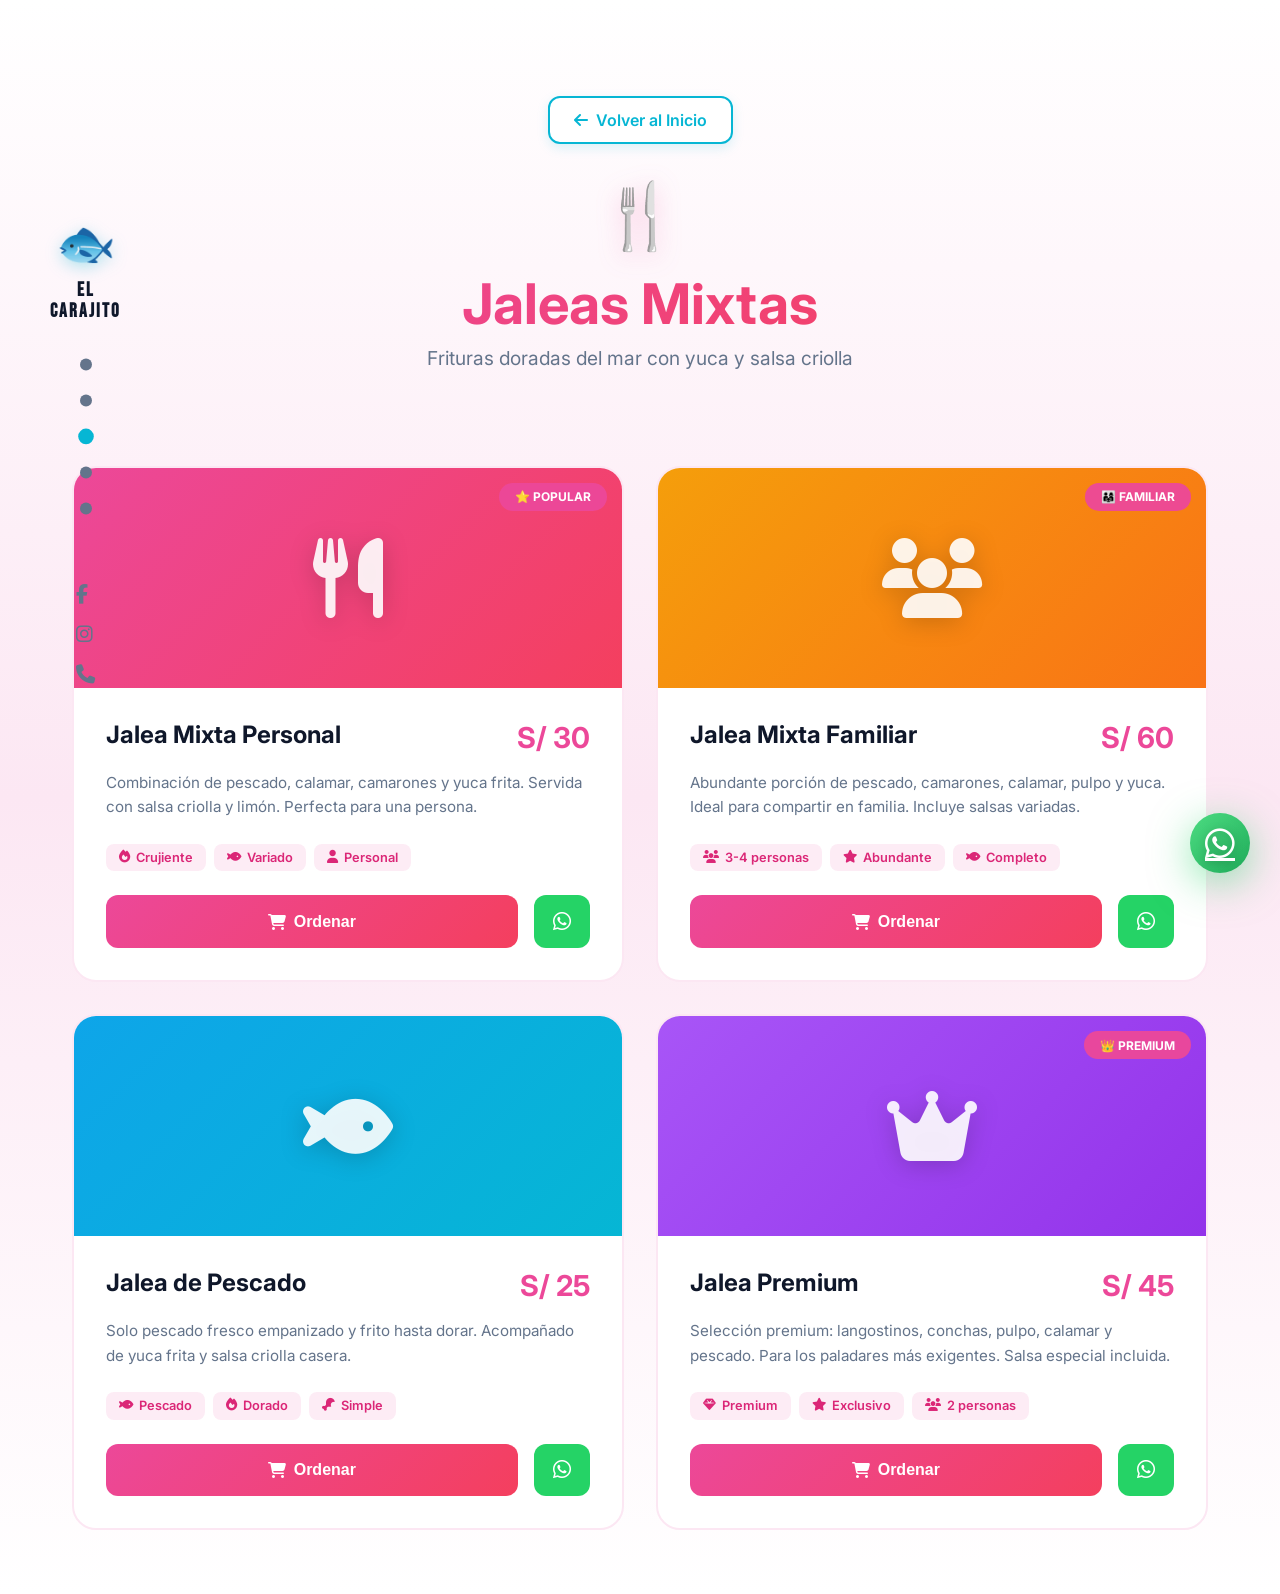
<file: jaleas.html>
<!DOCTYPE html>
<html lang="es">
<head>
    <meta charset="UTF-8">
    <meta name="viewport" content="width=device-width, initial-scale=1.0">
    <title>Jaleas - Cevichería El Carajito</title>
    <link rel="stylesheet" href="styles.css">
    <link rel="stylesheet" href="https://cdnjs.cloudflare.com/ajax/libs/font-awesome/6.4.0/css/all.min.css">
    <link href="https://fonts.googleapis.com/css2?family=Space+Grotesk:wght@300;400;500;600;700&family=Bebas+Neue&family=Inter:wght@300;400;500;600;700&display=swap" rel="stylesheet">
    <style>
        .menu-page {
            min-height: 100vh;
            background: linear-gradient(180deg, #ffffff 0%, #fce7f3 50%, #ffffff 100%);
            padding: 2rem 0 4rem;
        }

        .menu-header {
            text-align: center;
            padding: 4rem 2rem 3rem;
            max-width: 900px;
            margin: 0 auto;
        }

        .back-button {
            display: inline-flex;
            align-items: center;
            gap: 0.5rem;
            padding: 0.75rem 1.5rem;
            background: white;
            border: 2px solid var(--cyan);
            color: var(--cyan);
            border-radius: 12px;
            text-decoration: none;
            font-weight: 600;
            transition: all 0.3s ease;
            margin-bottom: 2rem;
            box-shadow: 0 4px 12px rgba(6, 182, 212, 0.15);
        }

        .back-button:hover {
            background: var(--cyan);
            color: white;
            transform: translateX(-5px);
        }

        .menu-icon {
            font-size: 4rem;
            margin-bottom: 1rem;
            filter: drop-shadow(0 4px 12px rgba(236, 72, 153, 0.3));
        }

        .menu-header h1 {
            font-size: 3.5rem;
            font-weight: 700;
            background: linear-gradient(135deg, #ec4899 0%, #f43f5e 100%);
            -webkit-background-clip: text;
            -webkit-text-fill-color: transparent;
            background-clip: text;
            margin-bottom: 0.5rem;
        }

        .menu-header p {
            font-size: 1.2rem;
            color: var(--gray);
            font-weight: 400;
        }

        .menu-container {
            max-width: 1200px;
            margin: 0 auto;
            padding: 0 2rem;
        }

        .menu-grid {
            display: grid;
            grid-template-columns: repeat(auto-fit, minmax(380px, 1fr));
            gap: 2rem;
            margin-top: 3rem;
        }

        .menu-card {
            background: white;
            border-radius: 24px;
            overflow: hidden;
            border: 2px solid #fce7f3;
            transition: all 0.4s ease;
        }

        .menu-card:hover {
            border-color: #ec4899;
            transform: translateY(-8px);
            box-shadow: 0 20px 50px rgba(236, 72, 153, 0.25);
        }

        .menu-card-image {
            height: 220px;
            background: linear-gradient(135deg, #ec4899 0%, #f43f5e 100%);
            position: relative;
            display: flex;
            align-items: center;
            justify-content: center;
        }

        .menu-card-image i {
            font-size: 5rem;
            color: rgba(255, 255, 255, 0.9);
            filter: drop-shadow(0 4px 12px rgba(0, 0, 0, 0.2));
        }

        .menu-card-popular {
            position: absolute;
            top: 15px;
            right: 15px;
            background: rgba(236, 72, 153, 0.95);
            color: white;
            padding: 0.4rem 1rem;
            border-radius: 20px;
            font-size: 0.75rem;
            font-weight: 700;
            text-transform: uppercase;
        }

        .menu-card-content {
            padding: 2rem;
        }

        .menu-card-header {
            display: flex;
            justify-content: space-between;
            align-items: flex-start;
            margin-bottom: 1rem;
        }

        .menu-card-title {
            font-size: 1.5rem;
            font-weight: 700;
            color: var(--navy);
        }

        .menu-card-price {
            font-size: 1.8rem;
            font-weight: 700;
            color: #ec4899;
            white-space: nowrap;
        }

        .menu-card-description {
            font-size: 0.95rem;
            color: var(--gray);
            line-height: 1.6;
            margin-bottom: 1.5rem;
        }

        .menu-card-features {
            display: flex;
            flex-wrap: wrap;
            gap: 0.5rem;
            margin-bottom: 1.5rem;
        }

        .feature-tag {
            display: inline-flex;
            align-items: center;
            gap: 0.4rem;
            padding: 0.4rem 0.8rem;
            background: rgba(236, 72, 153, 0.1);
            color: #db2777;
            border-radius: 8px;
            font-size: 0.8rem;
            font-weight: 600;
        }

        .menu-card-footer {
            display: flex;
            gap: 1rem;
        }

        .btn-order {
            flex: 1;
            padding: 0.9rem 1.5rem;
            background: linear-gradient(135deg, #ec4899 0%, #f43f5e 100%);
            color: white;
            border: none;
            border-radius: 12px;
            font-weight: 600;
            font-size: 1rem;
            cursor: pointer;
            transition: all 0.3s ease;
            display: flex;
            align-items: center;
            justify-content: center;
            gap: 0.5rem;
        }

        .btn-order:hover {
            transform: scale(1.05);
            box-shadow: 0 8px 24px rgba(236, 72, 153, 0.4);
        }

        .btn-whatsapp {
            padding: 0.9rem 1.2rem;
            background: #25d366;
            color: white;
            border: none;
            border-radius: 12px;
            font-size: 1.3rem;
            cursor: pointer;
            transition: all 0.3s ease;
        }

        .btn-whatsapp:hover {
            transform: scale(1.1);
            box-shadow: 0 8px 24px rgba(37, 211, 102, 0.4);
        }

        @media (max-width: 768px) {
            .menu-header h1 { font-size: 2.5rem; }
            .menu-grid { grid-template-columns: 1fr; }
        }
    </style>
</head>
<body>
    <!-- Botón WhatsApp Flotante -->
    <a href="https://wa.me/51947469343" 
       class="whatsapp-btn" 
       target="_blank" 
       rel="noopener noreferrer"
       aria-label="Contactar por WhatsApp">
        <i class="fab fa-whatsapp"></i>
    </a>

    <!-- Mobile Menu Toggle -->
    <button class="mobile-menu-toggle" id="mobileToggle">
        <span></span>
        <span></span>
        <span></span>
    </button>

    <!-- Menu Overlay -->
    <div class="menu-overlay" id="menuOverlay"></div>

    <!-- Navegación Lateral Moderna -->
    <nav class="nav-side">
        <div class="nav-logo">
            <div class="logo-icon">🐟</div>
            <span class="logo-text">EL<br>CARAJITO</span>
        </div>
        <ul class="nav-links">
            <a href="index.html#inicio" class="nav-dot" data-text="Inicio"></a>
            <a href="index.html#sabor" class="nav-dot" data-text="Nuestro Sabor"></a>
            <div class="has-submenu">
                <a href="index.html#platos" class="nav-dot active" data-text="Platos"></a>
                <button type="button" class="submenu-trigger" aria-expanded="false" aria-label="Nuestra Carta"></button>
                <div class="submenu-carta">
                    <div class="submenu-header">
                        <h4>Nuestra Carta</h4>
                    </div>
                    <div class="submenu-items">
                        <a href="ceviches.html" class="submenu-item" data-category="ceviches">
                            <i class="fas fa-fish"></i>
                            <div class="submenu-info">
                                <span class="submenu-title">Ceviches</span>
                                <span class="submenu-desc">Frescos y deliciosos</span>
                            </div>
                        </a>
                        <a href="platos-marinos.html" class="submenu-item" data-category="marinos">
                            <i class="fas fa-shrimp"></i>
                            <div class="submenu-info">
                                <span class="submenu-title">Platos Marinos</span>
                                <span class="submenu-desc">Variedad del mar</span>
                            </div>
                        </a>
                        <a href="chicharrones.html" class="submenu-item" data-category="chicharrones">
                            <i class="fas fa-drumstick-bite"></i>
                            <div class="submenu-info">
                                <span class="submenu-title">Chicharrones</span>
                                <span class="submenu-desc">Crujientes y sabrosos</span>
                            </div>
                        </a>
                        <a href="arroces.html" class="submenu-item" data-category="arroces">
                            <i class="fas fa-bowl-rice"></i>
                            <div class="submenu-info">
                                <span class="submenu-title">Arroces</span>
                                <span class="submenu-desc">Con mariscos frescos</span>
                            </div>
                        </a>
                        <a href="jaleas.html" class="submenu-item active" data-category="jaleas">
                            <i class="fas fa-utensils"></i>
                            <div class="submenu-info">
                                <span class="submenu-title">Jaleas</span>
                                <span class="submenu-desc">Mixtas y especiales</span>
                            </div>
                        </a>
                        <a href="bebidas.html" class="submenu-item" data-category="bebidas">
                            <i class="fas fa-glass-water"></i>
                            <div class="submenu-info">
                                <span class="submenu-title">Bebidas</span>
                                <span class="submenu-desc">Refrescantes</span>
                            </div>
                        </a>
                    </div>
                </div>
            </div>
            <a href="index.html#opiniones" class="nav-dot" data-text="Opiniones"></a>
            <a href="index.html#contacto" class="nav-dot" data-text="Contacto"></a>
        </ul>
        <div class="nav-social">
            <a href="#"><i class="fab fa-facebook-f"></i></a>
            <a href="#"><i class="fab fa-instagram"></i></a>
            <a href="tel:947469343"><i class="fas fa-phone"></i></a>
        </div>
    </nav>

    <div class="menu-page">
        <div class="menu-header">
            <a href="index.html" class="back-button">
                <i class="fas fa-arrow-left"></i>
                Volver al Inicio
            </a>
            <div class="menu-icon">🍴</div>
            <h1>Jaleas Mixtas</h1>
            <p>Frituras doradas del mar con yuca y salsa criolla</p>
        </div>

        <div class="menu-container">
            <div class="menu-grid">
                <!-- Jalea Mixta -->
                <div class="menu-card">
                    <div class="menu-card-image">
                        <i class="fas fa-utensils"></i>
                        <span class="menu-card-popular">⭐ Popular</span>
                    </div>
                    <div class="menu-card-content">
                        <div class="menu-card-header">
                            <div><h3 class="menu-card-title">Jalea Mixta Personal</h3></div>
                            <div class="menu-card-price">S/ <strong>30</strong></div>
                        </div>
                        <p class="menu-card-description">
                            Combinación de pescado, calamar, camarones y yuca frita. 
                            Servida con salsa criolla y limón. Perfecta para una persona.
                        </p>
                        <div class="menu-card-features">
                            <span class="feature-tag"><i class="fas fa-fire"></i> Crujiente</span>
                            <span class="feature-tag"><i class="fas fa-fish"></i> Variado</span>
                            <span class="feature-tag"><i class="fas fa-user"></i> Personal</span>
                        </div>
                        <div class="menu-card-footer">
                            <button class="btn-order"><i class="fas fa-shopping-cart"></i> Ordenar</button>
                            <button class="btn-whatsapp" onclick="ordenarWhatsApp('Jalea Mixta Personal', 30)">
                                <i class="fab fa-whatsapp"></i>
                            </button>
                        </div>
                    </div>
                </div>

                <!-- Jalea Mixta Familiar -->
                <div class="menu-card">
                    <div class="menu-card-image" style="background: linear-gradient(135deg, #f59e0b 0%, #f97316 100%);">
                        <i class="fas fa-users"></i>
                        <span class="menu-card-popular">👨‍👩‍👧 Familiar</span>
                    </div>
                    <div class="menu-card-content">
                        <div class="menu-card-header">
                            <div><h3 class="menu-card-title">Jalea Mixta Familiar</h3></div>
                            <div class="menu-card-price">S/ <strong>60</strong></div>
                        </div>
                        <p class="menu-card-description">
                            Abundante porción de pescado, camarones, calamar, pulpo y yuca. 
                            Ideal para compartir en familia. Incluye salsas variadas.
                        </p>
                        <div class="menu-card-features">
                            <span class="feature-tag"><i class="fas fa-users"></i> 3-4 personas</span>
                            <span class="feature-tag"><i class="fas fa-star"></i> Abundante</span>
                            <span class="feature-tag"><i class="fas fa-fish"></i> Completo</span>
                        </div>
                        <div class="menu-card-footer">
                            <button class="btn-order"><i class="fas fa-shopping-cart"></i> Ordenar</button>
                            <button class="btn-whatsapp" onclick="ordenarWhatsApp('Jalea Mixta Familiar', 60)">
                                <i class="fab fa-whatsapp"></i>
                            </button>
                        </div>
                    </div>
                </div>

                <!-- Jalea de Pescado -->
                <div class="menu-card">
                    <div class="menu-card-image" style="background: linear-gradient(135deg, #0ea5e9 0%, #06b6d4 100%);">
                        <i class="fas fa-fish"></i>
                    </div>
                    <div class="menu-card-content">
                        <div class="menu-card-header">
                            <div><h3 class="menu-card-title">Jalea de Pescado</h3></div>
                            <div class="menu-card-price">S/ <strong>25</strong></div>
                        </div>
                        <p class="menu-card-description">
                            Solo pescado fresco empanizado y frito hasta dorar. 
                            Acompañado de yuca frita y salsa criolla casera.
                        </p>
                        <div class="menu-card-features">
                            <span class="feature-tag"><i class="fas fa-fish"></i> Pescado</span>
                            <span class="feature-tag"><i class="fas fa-fire"></i> Dorado</span>
                            <span class="feature-tag"><i class="fas fa-drumstick-bite"></i> Simple</span>
                        </div>
                        <div class="menu-card-footer">
                            <button class="btn-order"><i class="fas fa-shopping-cart"></i> Ordenar</button>
                            <button class="btn-whatsapp" onclick="ordenarWhatsApp('Jalea de Pescado', 25)">
                                <i class="fab fa-whatsapp"></i>
                            </button>
                        </div>
                    </div>
                </div>

                <!-- Jalea Premium -->
                <div class="menu-card">
                    <div class="menu-card-image" style="background: linear-gradient(135deg, #a855f7 0%, #9333ea 100%);">
                        <i class="fas fa-crown"></i>
                        <span class="menu-card-popular">👑 Premium</span>
                    </div>
                    <div class="menu-card-content">
                        <div class="menu-card-header">
                            <div><h3 class="menu-card-title">Jalea Premium</h3></div>
                            <div class="menu-card-price">S/ <strong>45</strong></div>
                        </div>
                        <p class="menu-card-description">
                            Selección premium: langostinos, conchas, pulpo, calamar y pescado. 
                            Para los paladares más exigentes. Salsa especial incluida.
                        </p>
                        <div class="menu-card-features">
                            <span class="feature-tag"><i class="fas fa-gem"></i> Premium</span>
                            <span class="feature-tag"><i class="fas fa-star"></i> Exclusivo</span>
                            <span class="feature-tag"><i class="fas fa-users"></i> 2 personas</span>
                        </div>
                        <div class="menu-card-footer">
                            <button class="btn-order"><i class="fas fa-shopping-cart"></i> Ordenar</button>
                            <button class="btn-whatsapp" onclick="ordenarWhatsApp('Jalea Premium', 45)">
                                <i class="fab fa-whatsapp"></i>
                            </button>
                        </div>
                    </div>
                </div>
            </div>
        </div>
    </div>

    <script>
        function ordenarWhatsApp(plato, precio) {
            const mensaje = `Hola! Me interesa ordenar:\n\n🍽️ *${plato}*\n💰 Precio: S/ ${precio}\n\n¿Está disponible?`;
            window.open(`https://wa.me/51947469343?text=${encodeURIComponent(mensaje)}`, '_blank');
        }

        document.addEventListener('DOMContentLoaded', () => {
            const cards = document.querySelectorAll('.menu-card');
            cards.forEach((card, index) => {
                card.style.opacity = '0';
                card.style.transform = 'translateY(30px)';
                setTimeout(() => {
                    card.style.transition = 'all 0.6s ease';
                    card.style.opacity = '1';
                    card.style.transform = 'translateY(0)';
                }, index * 100);
            });
        });
    </script>
    <script src="script.js"></script>
</body>
</html>
</file>
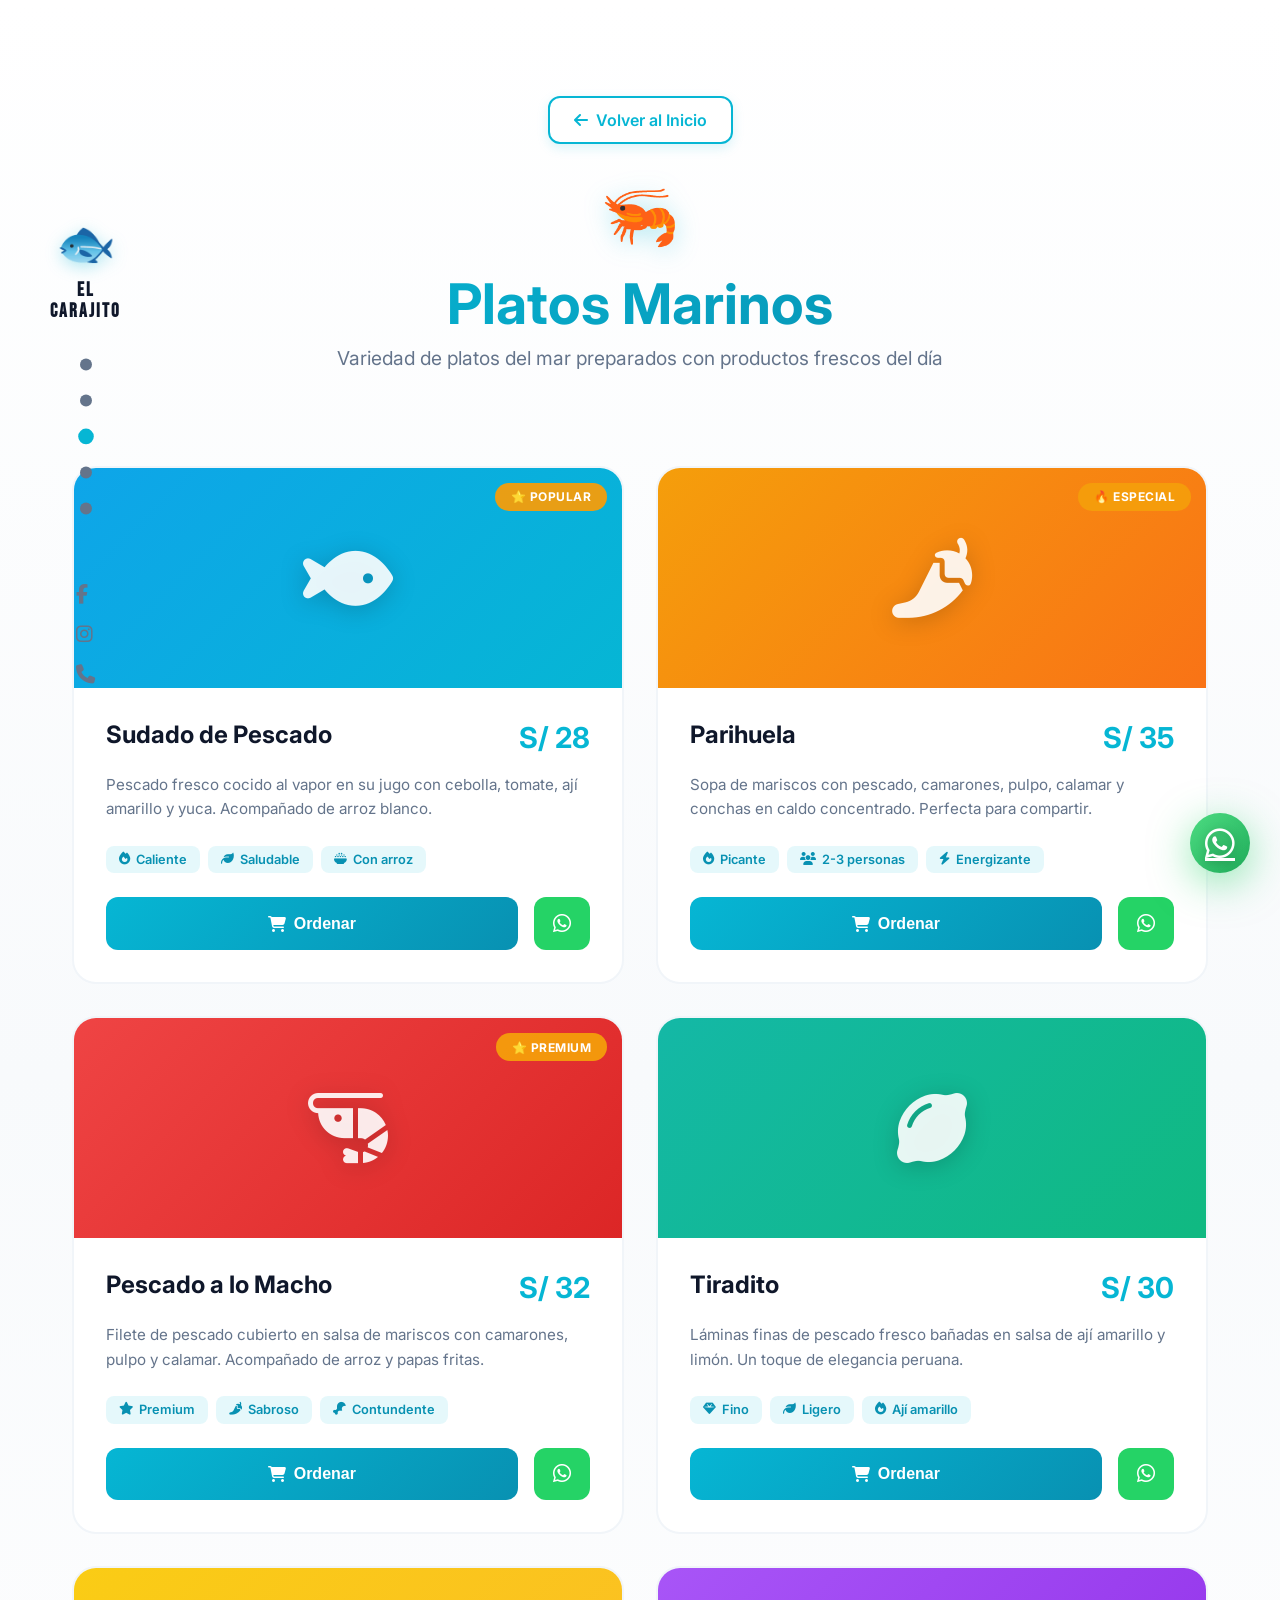
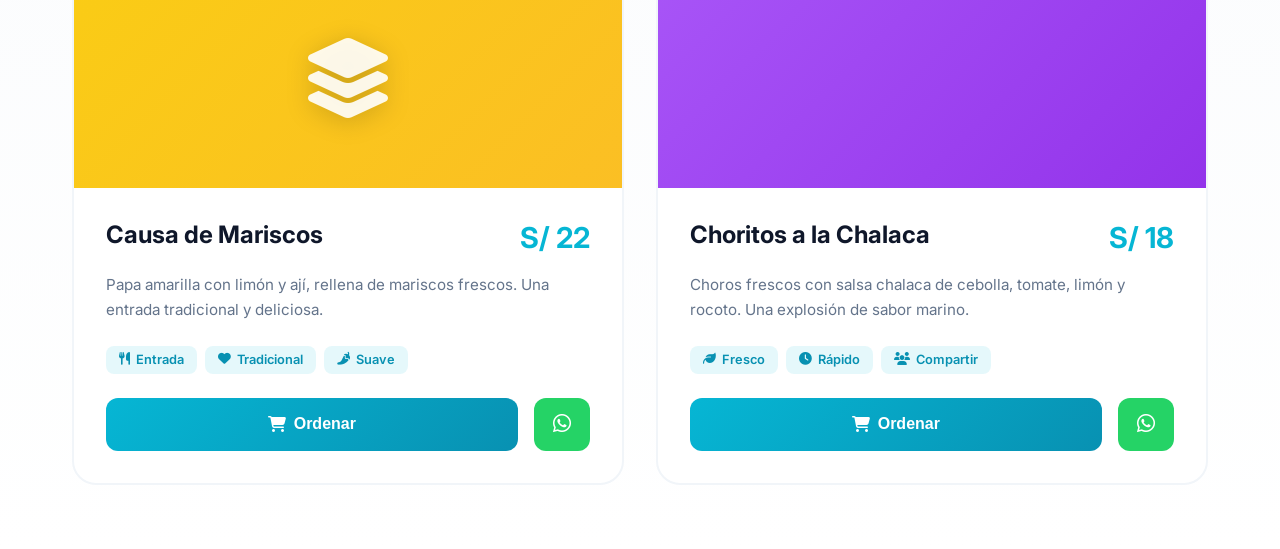
<file: platos-marinos.html>
<!DOCTYPE html>
<html lang="es">
<head>
    <meta charset="UTF-8">
    <meta name="viewport" content="width=device-width, initial-scale=1.0">
    <title>Platos Marinos - Cevichería El Carajito</title>
    <link rel="stylesheet" href="styles.css">
    <link rel="stylesheet" href="https://cdnjs.cloudflare.com/ajax/libs/font-awesome/6.4.0/css/all.min.css">
    <link href="https://fonts.googleapis.com/css2?family=Space+Grotesk:wght@300;400;500;600;700&family=Bebas+Neue&family=Inter:wght@300;400;500;600;700&display=swap" rel="stylesheet">
    <style>
        .menu-page {
            min-height: 100vh;
            background: linear-gradient(180deg, #ffffff 0%, #f8fafc 50%, #ffffff 100%);
            padding: 2rem 0 4rem;
        }

        .menu-header {
            text-align: center;
            padding: 4rem 2rem 3rem;
            max-width: 900px;
            margin: 0 auto;
        }

        .back-button {
            display: inline-flex;
            align-items: center;
            gap: 0.5rem;
            padding: 0.75rem 1.5rem;
            background: white;
            border: 2px solid var(--cyan);
            color: var(--cyan);
            border-radius: 12px;
            text-decoration: none;
            font-weight: 600;
            transition: all 0.3s ease;
            margin-bottom: 2rem;
            box-shadow: 0 4px 12px rgba(6, 182, 212, 0.15);
        }

        .back-button:hover {
            background: var(--cyan);
            color: white;
            transform: translateX(-5px);
        }

        .menu-icon {
            font-size: 4rem;
            margin-bottom: 1rem;
            filter: drop-shadow(0 4px 12px rgba(6, 182, 212, 0.3));
        }

        .menu-header h1 {
            font-size: 3.5rem;
            font-weight: 700;
            background: var(--gradient-ocean);
            -webkit-background-clip: text;
            -webkit-text-fill-color: transparent;
            background-clip: text;
            margin-bottom: 0.5rem;
        }

        .menu-header p {
            font-size: 1.2rem;
            color: var(--gray);
            font-weight: 400;
        }

        .menu-container {
            max-width: 1200px;
            margin: 0 auto;
            padding: 0 2rem;
        }

        .menu-grid {
            display: grid;
            grid-template-columns: repeat(auto-fit, minmax(380px, 1fr));
            gap: 2rem;
            margin-top: 3rem;
        }

        .menu-card {
            background: white;
            border-radius: 24px;
            overflow: hidden;
            border: 2px solid #f1f5f9;
            transition: all 0.4s ease;
        }

        .menu-card:hover {
            border-color: var(--cyan);
            transform: translateY(-8px);
            box-shadow: 0 20px 50px rgba(6, 182, 212, 0.2);
        }

        .menu-card-image {
            height: 220px;
            background: linear-gradient(135deg, #0ea5e9 0%, #06b6d4 100%);
            position: relative;
            overflow: hidden;
            display: flex;
            align-items: center;
            justify-content: center;
        }

        .menu-card-image i {
            font-size: 5rem;
            color: rgba(255, 255, 255, 0.9);
            filter: drop-shadow(0 4px 12px rgba(0, 0, 0, 0.2));
        }

        .menu-card-popular {
            position: absolute;
            top: 15px;
            right: 15px;
            background: rgba(245, 158, 11, 0.95);
            color: white;
            padding: 0.4rem 1rem;
            border-radius: 20px;
            font-size: 0.75rem;
            font-weight: 700;
            text-transform: uppercase;
            letter-spacing: 0.5px;
        }

        .menu-card-content {
            padding: 2rem;
        }

        .menu-card-header {
            display: flex;
            justify-content: space-between;
            align-items: flex-start;
            margin-bottom: 1rem;
        }

        .menu-card-title {
            font-size: 1.5rem;
            font-weight: 700;
            color: var(--navy);
            margin-bottom: 0.5rem;
        }

        .menu-card-price {
            font-size: 1.8rem;
            font-weight: 700;
            color: var(--cyan);
            white-space: nowrap;
        }

        .menu-card-description {
            font-size: 0.95rem;
            color: var(--gray);
            line-height: 1.6;
            margin-bottom: 1.5rem;
        }

        .menu-card-features {
            display: flex;
            flex-wrap: wrap;
            gap: 0.5rem;
            margin-bottom: 1.5rem;
        }

        .feature-tag {
            display: inline-flex;
            align-items: center;
            gap: 0.4rem;
            padding: 0.4rem 0.8rem;
            background: rgba(6, 182, 212, 0.1);
            color: var(--cyan-dark);
            border-radius: 8px;
            font-size: 0.8rem;
            font-weight: 600;
        }

        .menu-card-footer {
            display: flex;
            gap: 1rem;
        }

        .btn-order {
            flex: 1;
            padding: 0.9rem 1.5rem;
            background: var(--gradient-ocean);
            color: white;
            border: none;
            border-radius: 12px;
            font-weight: 600;
            font-size: 1rem;
            cursor: pointer;
            transition: all 0.3s ease;
            display: flex;
            align-items: center;
            justify-content: center;
            gap: 0.5rem;
        }

        .btn-order:hover {
            transform: scale(1.05);
            box-shadow: 0 8px 24px rgba(6, 182, 212, 0.4);
        }

        .btn-whatsapp {
            padding: 0.9rem 1.2rem;
            background: #25d366;
            color: white;
            border: none;
            border-radius: 12px;
            font-size: 1.3rem;
            cursor: pointer;
            transition: all 0.3s ease;
        }

        .btn-whatsapp:hover {
            transform: scale(1.1);
            box-shadow: 0 8px 24px rgba(37, 211, 102, 0.4);
        }

        @media (max-width: 768px) {
            .menu-header h1 { font-size: 2.5rem; }
            .menu-grid { grid-template-columns: 1fr; }
        }
    </style>
</head>
<body>
    <!-- Botón WhatsApp Flotante -->
    <a href="https://wa.me/51947469343" 
       class="whatsapp-btn" 
       target="_blank" 
       rel="noopener noreferrer"
       aria-label="Contactar por WhatsApp">
        <i class="fab fa-whatsapp"></i>
    </a>

    <!-- Mobile Menu Toggle -->
    <button class="mobile-menu-toggle" id="mobileToggle">
        <span></span>
        <span></span>
        <span></span>
    </button>

    <!-- Menu Overlay -->
    <div class="menu-overlay" id="menuOverlay"></div>

    <!-- Navegación Lateral Moderna -->
    <nav class="nav-side">
        <div class="nav-logo">
            <div class="logo-icon">🐟</div>
            <span class="logo-text">EL<br>CARAJITO</span>
        </div>
        <ul class="nav-links">
            <a href="index.html#inicio" class="nav-dot" data-text="Inicio"></a>
            <a href="index.html#sabor" class="nav-dot" data-text="Nuestro Sabor"></a>
            <div class="has-submenu">
                <a href="index.html#platos" class="nav-dot active" data-text="Platos"></a>
                <button type="button" class="submenu-trigger" aria-expanded="false" aria-label="Nuestra Carta"></button>
                <div class="submenu-carta">
                    <div class="submenu-header">
                        <h4>Nuestra Carta</h4>
                    </div>
                    <div class="submenu-items">
                        <a href="ceviches.html" class="submenu-item" data-category="ceviches">
                            <i class="fas fa-fish"></i>
                            <div class="submenu-info">
                                <span class="submenu-title">Ceviches</span>
                                <span class="submenu-desc">Frescos y deliciosos</span>
                            </div>
                        </a>
                        <a href="platos-marinos.html" class="submenu-item active" data-category="marinos">
                            <i class="fas fa-shrimp"></i>
                            <div class="submenu-info">
                                <span class="submenu-title">Platos Marinos</span>
                                <span class="submenu-desc">Variedad del mar</span>
                            </div>
                        </a>
                        <a href="chicharrones.html" class="submenu-item" data-category="chicharrones">
                            <i class="fas fa-drumstick-bite"></i>
                            <div class="submenu-info">
                                <span class="submenu-title">Chicharrones</span>
                                <span class="submenu-desc">Crujientes y sabrosos</span>
                            </div>
                        </a>
                        <a href="arroces.html" class="submenu-item" data-category="arroces">
                            <i class="fas fa-bowl-rice"></i>
                            <div class="submenu-info">
                                <span class="submenu-title">Arroces</span>
                                <span class="submenu-desc">Con mariscos frescos</span>
                            </div>
                        </a>
                        <a href="jaleas.html" class="submenu-item" data-category="jaleas">
                            <i class="fas fa-utensils"></i>
                            <div class="submenu-info">
                                <span class="submenu-title">Jaleas</span>
                                <span class="submenu-desc">Mixtas y especiales</span>
                            </div>
                        </a>
                        <a href="bebidas.html" class="submenu-item" data-category="bebidas">
                            <i class="fas fa-glass-water"></i>
                            <div class="submenu-info">
                                <span class="submenu-title">Bebidas</span>
                                <span class="submenu-desc">Refrescantes</span>
                            </div>
                        </a>
                    </div>
                </div>
            </div>
            <a href="index.html#opiniones" class="nav-dot" data-text="Opiniones"></a>
            <a href="index.html#contacto" class="nav-dot" data-text="Contacto"></a>
        </ul>
        <div class="nav-social">
            <a href="#"><i class="fab fa-facebook-f"></i></a>
            <a href="#"><i class="fab fa-instagram"></i></a>
            <a href="tel:947469343"><i class="fas fa-phone"></i></a>
        </div>
    </nav>

    <div class="menu-page">
        <div class="menu-header">
            <a href="index.html" class="back-button">
                <i class="fas fa-arrow-left"></i>
                Volver al Inicio
            </a>
            <div class="menu-icon">🦐</div>
            <h1>Platos Marinos</h1>
            <p>Variedad de platos del mar preparados con productos frescos del día</p>
        </div>

        <div class="menu-container">
            <div class="menu-grid">
                <!-- Sudado de Pescado -->
                <div class="menu-card">
                    <div class="menu-card-image">
                        <i class="fas fa-fish"></i>
                        <span class="menu-card-popular">⭐ Popular</span>
                    </div>
                    <div class="menu-card-content">
                        <div class="menu-card-header">
                            <div><h3 class="menu-card-title">Sudado de Pescado</h3></div>
                            <div class="menu-card-price">S/ <strong>28</strong></div>
                        </div>
                        <p class="menu-card-description">
                            Pescado fresco cocido al vapor en su jugo con cebolla, tomate, 
                            ají amarillo y yuca. Acompañado de arroz blanco.
                        </p>
                        <div class="menu-card-features">
                            <span class="feature-tag"><i class="fas fa-fire"></i> Caliente</span>
                            <span class="feature-tag"><i class="fas fa-leaf"></i> Saludable</span>
                            <span class="feature-tag"><i class="fas fa-bowl-rice"></i> Con arroz</span>
                        </div>
                        <div class="menu-card-footer">
                            <button class="btn-order"><i class="fas fa-shopping-cart"></i> Ordenar</button>
                            <button class="btn-whatsapp" onclick="ordenarWhatsApp('Sudado de Pescado', 28)">
                                <i class="fab fa-whatsapp"></i>
                            </button>
                        </div>
                    </div>
                </div>

                <!-- Parihuela -->
                <div class="menu-card">
                    <div class="menu-card-image" style="background: linear-gradient(135deg, #f59e0b 0%, #f97316 100%);">
                        <i class="fas fa-pepper-hot"></i>
                        <span class="menu-card-popular">🔥 Especial</span>
                    </div>
                    <div class="menu-card-content">
                        <div class="menu-card-header">
                            <div><h3 class="menu-card-title">Parihuela</h3></div>
                            <div class="menu-card-price">S/ <strong>35</strong></div>
                        </div>
                        <p class="menu-card-description">
                            Sopa de mariscos con pescado, camarones, pulpo, calamar y conchas 
                            en caldo concentrado. Perfecta para compartir.
                        </p>
                        <div class="menu-card-features">
                            <span class="feature-tag"><i class="fas fa-fire"></i> Picante</span>
                            <span class="feature-tag"><i class="fas fa-users"></i> 2-3 personas</span>
                            <span class="feature-tag"><i class="fas fa-bolt"></i> Energizante</span>
                        </div>
                        <div class="menu-card-footer">
                            <button class="btn-order"><i class="fas fa-shopping-cart"></i> Ordenar</button>
                            <button class="btn-whatsapp" onclick="ordenarWhatsApp('Parihuela', 35)">
                                <i class="fab fa-whatsapp"></i>
                            </button>
                        </div>
                    </div>
                </div>

                <!-- Pescado a lo Macho -->
                <div class="menu-card">
                    <div class="menu-card-image" style="background: linear-gradient(135deg, #ef4444 0%, #dc2626 100%);">
                        <i class="fas fa-shrimp"></i>
                        <span class="menu-card-popular">⭐ Premium</span>
                    </div>
                    <div class="menu-card-content">
                        <div class="menu-card-header">
                            <div><h3 class="menu-card-title">Pescado a lo Macho</h3></div>
                            <div class="menu-card-price">S/ <strong>32</strong></div>
                        </div>
                        <p class="menu-card-description">
                            Filete de pescado cubierto en salsa de mariscos con camarones, 
                            pulpo y calamar. Acompañado de arroz y papas fritas.
                        </p>
                        <div class="menu-card-features">
                            <span class="feature-tag"><i class="fas fa-star"></i> Premium</span>
                            <span class="feature-tag"><i class="fas fa-pepper-hot"></i> Sabroso</span>
                            <span class="feature-tag"><i class="fas fa-drumstick-bite"></i> Contundente</span>
                        </div>
                        <div class="menu-card-footer">
                            <button class="btn-order"><i class="fas fa-shopping-cart"></i> Ordenar</button>
                            <button class="btn-whatsapp" onclick="ordenarWhatsApp('Pescado a lo Macho', 32)">
                                <i class="fab fa-whatsapp"></i>
                            </button>
                        </div>
                    </div>
                </div>

                <!-- Tiradito -->
                <div class="menu-card">
                    <div class="menu-card-image" style="background: linear-gradient(135deg, #14b8a6 0%, #10b981 100%);">
                        <i class="fas fa-lemon"></i>
                    </div>
                    <div class="menu-card-content">
                        <div class="menu-card-header">
                            <div><h3 class="menu-card-title">Tiradito</h3></div>
                            <div class="menu-card-price">S/ <strong>30</strong></div>
                        </div>
                        <p class="menu-card-description">
                            Láminas finas de pescado fresco bañadas en salsa de ají amarillo 
                            y limón. Un toque de elegancia peruana.
                        </p>
                        <div class="menu-card-features">
                            <span class="feature-tag"><i class="fas fa-gem"></i> Fino</span>
                            <span class="feature-tag"><i class="fas fa-leaf"></i> Ligero</span>
                            <span class="feature-tag"><i class="fas fa-fire"></i> Ají amarillo</span>
                        </div>
                        <div class="menu-card-footer">
                            <button class="btn-order"><i class="fas fa-shopping-cart"></i> Ordenar</button>
                            <button class="btn-whatsapp" onclick="ordenarWhatsApp('Tiradito', 30)">
                                <i class="fab fa-whatsapp"></i>
                            </button>
                        </div>
                    </div>
                </div>

                <!-- Causa Rellena de Mariscos -->
                <div class="menu-card">
                    <div class="menu-card-image" style="background: linear-gradient(135deg, #facc15 0%, #fbbf24 100%);">
                        <i class="fas fa-layer-group"></i>
                    </div>
                    <div class="menu-card-content">
                        <div class="menu-card-header">
                            <div><h3 class="menu-card-title">Causa de Mariscos</h3></div>
                            <div class="menu-card-price">S/ <strong>22</strong></div>
                        </div>
                        <p class="menu-card-description">
                            Papa amarilla con limón y ají, rellena de mariscos frescos. 
                            Una entrada tradicional y deliciosa.
                        </p>
                        <div class="menu-card-features">
                            <span class="feature-tag"><i class="fas fa-utensils"></i> Entrada</span>
                            <span class="feature-tag"><i class="fas fa-heart"></i> Tradicional</span>
                            <span class="feature-tag"><i class="fas fa-pepper-hot"></i> Suave</span>
                        </div>
                        <div class="menu-card-footer">
                            <button class="btn-order"><i class="fas fa-shopping-cart"></i> Ordenar</button>
                            <button class="btn-whatsapp" onclick="ordenarWhatsApp('Causa de Mariscos', 22)">
                                <i class="fab fa-whatsapp"></i>
                            </button>
                        </div>
                    </div>
                </div>

                <!-- Choritos a la Chalaca -->
                <div class="menu-card">
                    <div class="menu-card-image" style="background: linear-gradient(135deg, #a855f7 0%, #9333ea 100%);">
                        <i class="fas fa-agua"></i>
                    </div>
                    <div class="menu-card-content">
                        <div class="menu-card-header">
                            <div><h3 class="menu-card-title">Choritos a la Chalaca</h3></div>
                            <div class="menu-card-price">S/ <strong>18</strong></div>
                        </div>
                        <p class="menu-card-description">
                            Choros frescos con salsa chalaca de cebolla, tomate, limón y rocoto. 
                            Una explosión de sabor marino.
                        </p>
                        <div class="menu-card-features">
                            <span class="feature-tag"><i class="fas fa-leaf"></i> Fresco</span>
                            <span class="feature-tag"><i class="fas fa-clock"></i> Rápido</span>
                            <span class="feature-tag"><i class="fas fa-users"></i> Compartir</span>
                        </div>
                        <div class="menu-card-footer">
                            <button class="btn-order"><i class="fas fa-shopping-cart"></i> Ordenar</button>
                            <button class="btn-whatsapp" onclick="ordenarWhatsApp('Choritos a la Chalaca', 18)">
                                <i class="fab fa-whatsapp"></i>
                            </button>
                        </div>
                    </div>
                </div>
            </div>
        </div>
    </div>

    <script>
        function ordenarWhatsApp(plato, precio) {
            const mensaje = `Hola! Me interesa ordenar:\n\n🍽️ *${plato}*\n💰 Precio: S/ ${precio}\n\n¿Está disponible?`;
            window.open(`https://wa.me/51947469343?text=${encodeURIComponent(mensaje)}`, '_blank');
        }

        document.addEventListener('DOMContentLoaded', () => {
            const cards = document.querySelectorAll('.menu-card');
            cards.forEach((card, index) => {
                card.style.opacity = '0';
                card.style.transform = 'translateY(30px)';
                setTimeout(() => {
                    card.style.transition = 'all 0.6s ease';
                    card.style.opacity = '1';
                    card.style.transform = 'translateY(0)';
                }, index * 100);
            });
        });
    </script>
    <script src="script.js"></script>
</body>
</html>
</file>
<file: styles.css>
/* ===========================================
   🌊 CEVICHERÍA EL CARAJITO - DISEÑO MODERNO
   =========================================== */

/* ============================================
   💡 SISTEMA RESPONSIVO PROFESIONAL
   ============================================
   
   🎯 Breakpoints optimizados:
   - 320px  → Móviles pequeños
   - 480px  → Móviles medianos
   - 768px  → Tablets portrait
   - 1024px → Tablets landscape / Laptops pequeñas
   - 1440px → Desktop estándar
   
   ✅ Unidades flexibles usadas:
   - rem/em     → Tipografía y espaciado
   - %/vw/vh    → Layouts y contenedores
   - clamp()    → Valores fluidos min-ideal-max
   - aspect-ratio → Imágenes responsivas
   ============================================ */

/* Reset & Variables */
* {
    margin: 0;
    padding: 0;
    box-sizing: border-box;
}

:root {
    --cyan: #06b6d4;
    --cyan-dark: #0891b2;
    --teal: #14b8a6;
    --orange: #f59e0b;
    --navy: #0f172a;
    --slate: #1e293b;
    --gray: #64748b;
    --white: #ffffff;
    
    --gradient-ocean: linear-gradient(135deg, #06b6d4, #0891b2);
    --gradient-sunset: linear-gradient(135deg, #f59e0b, #fb923c);
    
    --shadow-soft: 0 4px 16px rgba(0, 0, 0, 0.08);
    --shadow-glow: 0 0 40px rgba(6, 182, 212, 0.3);
}

html {
    scroll-behavior: smooth;
    font-size: 16px;
}

@media (max-width: 768px) {
    html {
        font-size: 15px; /* Ajuste sutil para mejorar legibilidad en móvil */
    }
}

@media (max-width: 480px) {
    html {
        font-size: 14px;
    }
}

body {
    font-family: 'Inter', -apple-system, BlinkMacSystemFont, 'Segoe UI', sans-serif;
    color: var(--slate);
    background: #fafafa;
    overflow-x: hidden;
    position: relative;
}

/* Asegurar que todas las imágenes sean responsive */
img {
    max-width: 100%;
    height: auto;
    display: block;
}

/* Prevenir overflow horizontal */
.container-wide,
.hero-split,
.about-layout,
.contacto-grid,
.footer-top {
    max-width: 100%;
}

/* Background Waves */
.waves-bg {
    position: fixed;
    bottom: 0;
    left: 0;
    width: 100%;
    height: 100%;
    z-index: -1;
    pointer-events: none;
}

.wave {
    position: absolute;
    bottom: 0;
    width: 100%;
    animation: wave-flow 20s ease-in-out infinite;
}

.wave-1 {
    animation-delay: 0s;
}

.wave-2 {
    animation-delay: -5s;
}

@keyframes wave-flow {
    0%, 100% { transform: translateX(0) translateY(0); }
    50% { transform: translateX(-50px) translateY(-20px); }
}

/* Cursor Personalizado */
.custom-cursor {
    width: 20px;
    height: 20px;
    border: 2px solid var(--cyan);
    border-radius: 50%;
    position: fixed;
    pointer-events: none;
    z-index: 9999;
    transition: 0.15s ease-out;
    transform: translate(-50%, -50%);
}

.cursor-follower {
    width: 40px;
    height: 40px;
    border: 1px solid rgba(6, 182, 212, 0.3);
    border-radius: 50%;
    position: fixed;
    pointer-events: none;
    z-index: 9998;
    transition: 0.3s ease-out;
    transform: translate(-50%, -50%);
}

/* WhatsApp Floating Button - Ultra Moderno */
.whatsapp-btn {
    position: fixed !important;
    bottom: clamp(20px, 3vh, 30px) !important;
    right: clamp(20px, 3vw, 30px) !important;
    background: linear-gradient(135deg, #25d366 0%, #1faa59 100%);
    color: white;
    width: clamp(50px, 8vw, 60px);
    height: clamp(50px, 8vw, 60px);
    border-radius: 50%;
    display: flex;
    align-items: center;
    justify-content: center;
    font-size: clamp(28px, 5vw, 34px);
    box-shadow: 
        0 10px 40px rgba(37, 211, 102, 0.5),
        0 0 0 0 rgba(37, 211, 102, 0.4);
    z-index: 10000;
    animation: pulse-whatsapp-modern 2.5s infinite;
    transition: all 0.4s cubic-bezier(0.68, -0.55, 0.265, 1.55);
    overflow: visible;
}

/* Efecto de anillo pulsante */
.whatsapp-btn::before {
    content: '';
    position: absolute;
    inset: -5px;
    border-radius: 50%;
    background: linear-gradient(135deg, rgba(37, 211, 102, 0.4), rgba(31, 170, 89, 0.4));
    opacity: 0;
    animation: ring-pulse 2.5s infinite;
}

/* Efecto de brillo interno */
.whatsapp-btn::after {
    content: '';
    position: absolute;
    inset: 0;
    border-radius: 50%;
    background: linear-gradient(135deg, rgba(255, 255, 255, 0.3), transparent);
    opacity: 0.6;
}

.whatsapp-btn i {
    position: relative;
    z-index: 1;
    transition: transform 0.6s cubic-bezier(0.68, -0.55, 0.265, 1.55);
    filter: drop-shadow(0 2px 4px rgba(0, 0, 0, 0.2));
}

.whatsapp-btn:hover {
    transform: translateY(-6px) scale(1.15);
    box-shadow: 
        0 15px 50px rgba(37, 211, 102, 0.7),
        0 0 60px rgba(37, 211, 102, 0.5),
        0 0 0 8px rgba(37, 211, 102, 0.2);
}

.whatsapp-btn:hover i {
    transform: rotate(360deg) scale(1.1);
}

.whatsapp-btn:active {
    transform: translateY(-3px) scale(1.05);
}

@keyframes pulse-whatsapp-modern {
    0%, 100% { 
        box-shadow: 
            0 10px 40px rgba(37, 211, 102, 0.5),
            0 0 0 0 rgba(37, 211, 102, 0.4);
    }
    50% { 
        box-shadow: 
            0 15px 50px rgba(37, 211, 102, 0.7),
            0 0 40px rgba(37, 211, 102, 0.6);
    }
}

@keyframes ring-pulse {
    0% {
        opacity: 0;
        transform: scale(0.8);
    }
    50% {
        opacity: 1;
        transform: scale(1.2);
    }
    100% {
        opacity: 0;
        transform: scale(1.5);
    }
}

/* Navegación Lateral Moderna */
.nav-side {
    position: fixed;
    left: clamp(20px, 2vw, 30px);
    top: 50%;
    transform: translateY(-50%);
    z-index: 900;
    display: flex;
    flex-direction: column;
    align-items: center;
    gap: clamp(2rem, 4vh, 3rem);
    width: clamp(100px, 12vw, 120px); /* Ancho flexible del menú lateral */
}

.nav-logo {
    text-align: center;
}

.logo-icon {
    font-size: 3rem;
    margin-bottom: 0.5rem;
    filter: drop-shadow(0 4px 8px rgba(6, 182, 212, 0.3));
}

.logo-text {
    font-family: 'Bebas Neue', cursive;
    font-size: 1.2rem;
    line-height: 1.1;
    font-weight: 700;
    color: var(--navy);
    letter-spacing: 2px;
}

.nav-links {
    display: flex;
    flex-direction: column;
    gap: 1.5rem;
}

.nav-dot {
    width: 12px;
    height: 12px;
    background: var(--gray);
    border-radius: 50%;
    display: block;
    position: relative;
    transition: all 0.3s ease;
}

.nav-dot::before {
    content: attr(data-text);
    position: absolute;
    left: 25px;
    top: 50%;
    transform: translateY(-50%);
    white-space: nowrap;
    opacity: 0;
    font-size: 0.875rem;
    font-weight: 500;
    color: var(--slate);
    transition: all 0.3s ease;
}

.nav-dot:hover::before {
    opacity: 1;
    left: 30px;
}

.nav-dot.active,
.nav-dot:hover {
    background: var(--cyan);
    transform: scale(1.3);
}

.nav-social {
    display: flex;
    flex-direction: column;
    gap: 1rem;
    margin-top: 2rem;
}

.nav-social a {
    color: var(--gray);
    font-size: 1.2rem;
    transition: all 0.3s ease;
}

.nav-social a:hover {
    color: var(--cyan);
    transform: translateY(-3px);
}

/* Submenú de Platos - Dropdown Moderno */
.nav-links .has-submenu {
    position: relative;
}

.has-submenu .nav-dot {
    display: flex;
    align-items: center;
    justify-content: center;
}

.submenu-arrow {
    position: absolute;
    right: -20px;
    top: 50%;
    transform: translateY(-50%);
    font-size: 0.65rem;
    opacity: 0;
    transition: all 0.3s ease;
    color: var(--cyan);
}

.submenu-trigger {
    display: none;
}

.has-submenu:hover .submenu-arrow {
    opacity: 1;
    right: -25px;
}

.submenu-carta {
    position: absolute;
    left: 40px;
    top: 50%;
    transform: translateY(-50%);
    background: white;
    border-radius: 20px;
    padding: 1.5rem;
    min-width: 280px;
    box-shadow: 
        0 20px 60px rgba(15, 23, 42, 0.2),
        0 10px 30px rgba(6, 182, 212, 0.15);
    opacity: 0;
    visibility: hidden;
    pointer-events: none;
    transition: all 0.4s cubic-bezier(0.34, 1.56, 0.64, 1);
    border: 2px solid var(--cyan);
    z-index: 1000;
}

.has-submenu:hover .submenu-carta {
    opacity: 1;
    visibility: visible;
    pointer-events: auto;
    left: 50px;
}

.submenu-header {
    margin-bottom: 1rem;
    padding-bottom: 1rem;
    border-bottom: 2px solid #f1f5f9;
}

.submenu-header h4 {
    font-size: 1.1rem;
    font-weight: 700;
    color: var(--navy);
    background: var(--gradient-ocean);
    -webkit-background-clip: text;
    -webkit-text-fill-color: transparent;
    background-clip: text;
}

.submenu-items {
    display: flex;
    flex-direction: column;
    gap: 0.5rem;
}

.submenu-item {
    display: flex;
    align-items: center;
    gap: 1rem;
    padding: 0.75rem 1rem;
    border-radius: 12px;
    transition: all 0.3s ease;
    text-decoration: none;
    background: transparent;
}

.submenu-item:hover {
    background: linear-gradient(135deg, 
        rgba(6, 182, 212, 0.1) 0%, 
        rgba(14, 165, 233, 0.05) 100%);
    transform: translateX(5px);
}

.submenu-item.active {
    background: linear-gradient(135deg, 
        rgba(6, 182, 212, 0.15) 0%, 
        rgba(14, 165, 233, 0.1) 100%);
    border-left: 3px solid var(--cyan);
}

.submenu-item.active .submenu-title {
    color: var(--cyan);
    font-weight: 700;
}

.submenu-item i {
    font-size: 1.25rem;
    color: var(--cyan);
    width: 32px;
    height: 32px;
    display: flex;
    align-items: center;
    justify-content: center;
    background: rgba(6, 182, 212, 0.1);
    border-radius: 8px;
    flex-shrink: 0;
}

.submenu-item:hover i {
    background: var(--cyan);
    color: white;
}

.submenu-info {
    display: flex;
    flex-direction: column;
    gap: 0.15rem;
}

.submenu-title {
    font-size: 0.925rem;
    font-weight: 600;
    color: var(--navy);
}

.submenu-desc {
    font-size: 0.75rem;
    color: var(--gray);
    font-weight: 400;
}

/* Mobile Menu Toggle */
.mobile-menu-toggle {
    display: none;
    position: fixed;
    top: clamp(16px, 3vw, 24px);
    right: clamp(16px, 3vw, 24px);
    z-index: 1010;
    flex-direction: column;
    justify-content: center;
    align-items: center;
    gap: 6px;
    width: clamp(48px, 10vw, 56px);
    height: clamp(48px, 10vw, 56px);
    background: white;
    border: 2px solid var(--cyan);
    border-radius: 12px;
    cursor: pointer;
    padding: 10px;
    box-shadow: 
        0 4px 16px rgba(6, 182, 212, 0.2),
        0 2px 8px rgba(0, 0, 0, 0.1);
    transition: all 0.3s ease;
}

.mobile-menu-toggle:hover {
    background: var(--cyan);
    transform: scale(1.05);
    box-shadow: 
        0 6px 20px rgba(6, 182, 212, 0.3),
        0 3px 10px rgba(0, 0, 0, 0.15);
}

.mobile-menu-toggle span {
    width: 24px;
    height: 3px;
    background: var(--cyan);
    border-radius: 2px;
    transition: all 0.3s ease;
}

.mobile-menu-toggle:hover span {
    background: white;
}

.mobile-menu-toggle.active {
    background: var(--cyan);
    border-color: var(--cyan);
}

.mobile-menu-toggle.active span {
    background: white;
}

.mobile-menu-toggle.active span:nth-child(1) {
    transform: translateY(9px) rotate(45deg);
}

.mobile-menu-toggle.active span:nth-child(2) {
    opacity: 0;
}

.mobile-menu-toggle.active span:nth-child(3) {
    transform: translateY(-9px) rotate(-45deg);
}

body.menu-open {
    overflow: hidden;
}

/* Overlay del menú móvil */
.menu-overlay {
    position: fixed;
    inset: 0;
    background: rgba(0, 0, 0, 0.5);
    z-index: 999;
    opacity: 0;
    visibility: hidden;
    transition: opacity 0.3s ease, visibility 0.3s ease;
}

.menu-overlay.active {
    opacity: 1;
    visibility: visible;
}

/* Hero Moderno Split Screen */
.hero-modern {
    min-height: 100vh;
    display: flex;
    align-items: center;
    padding: 4rem 0 3rem;
    position: relative;
}

.hero-split {
    display: grid;
    grid-template-columns: 52% 48%;
    gap: clamp(1.5rem, 4vw, 3rem);
    align-items: center;
    max-width: 1350px;
    width: 100%;
    margin: 0 auto;
    padding: 0 clamp(1rem, 3vw, 3rem);
}

/* Espacio para el menú lateral en pantallas grandes */
@media (min-width: 1025px) {
    .hero-split,
    section > .container-wide,
    .about-layout,
    .bento-grid,
    .contacto-grid,
    .footer-content {
        margin-left: clamp(140px, 12vw, 180px); /* Espaciado dinámico para el menú */
    }
}

.hero-left {
    padding-right: 1rem;
}

.hero-badge {
    display: inline-flex;
    align-items: center;
    gap: 0.5rem;
    background: rgba(6, 182, 212, 0.1);
    padding: 0.5rem 1rem;
    border-radius: 50px;
    margin-bottom: 2rem;
    font-size: 0.875rem;
    font-weight: 500;
    color: var(--cyan-dark);
}

.badge-star {
    font-size: 1.2rem;
}

.hero-title-modern {
    margin-bottom: 2rem;
}

.title-line {
    display: block;
    font-family: 'Space Grotesk', sans-serif;
    font-weight: 700;
    line-height: 1.1;
}

.title-line:first-child {
    font-size: 2rem;
    color: var(--cyan);
}

.title-line.big {
    font-size: 4.5rem;
    color: var(--navy);
    letter-spacing: -2px;
}

.title-line:last-child {
    font-size: 2.5rem;
    color: var(--slate);
}

.hero-text {
    font-size: 1.125rem;
    line-height: 1.7;
    color: var(--gray);
    margin-bottom: 2.5rem;
    max-width: 500px;
}

.hero-actions {
    display: flex;
    gap: 1rem;
    margin-bottom: 3rem;
    flex-wrap: wrap;
}

.btn-modern {
    display: inline-flex;
    align-items: center;
    gap: 0.75rem;
    padding: 1rem 2rem;
    border-radius: 12px;
    font-weight: 600;
    font-size: 1rem;
    transition: all 0.3s ease;
    cursor: pointer;
}

.btn-modern.primary {
    background: var(--gradient-ocean);
    color: white;
    box-shadow: 0 4px 16px rgba(6, 182, 212, 0.3);
}

.btn-modern.primary:hover {
    transform: translateY(-2px);
    box-shadow: 0 8px 24px rgba(6, 182, 212, 0.4);
}

.btn-modern.secondary {
    background: white;
    color: var(--slate);
    border: 2px solid #e2e8f0;
}

.btn-modern.secondary:hover {
    border-color: var(--cyan);
    color: var(--cyan);
}

.btn-modern.full {
    width: 100%;
    justify-content: center;
}

.btn-modern.large {
    padding: 1.25rem 2.5rem;
    font-size: 1.125rem;
}

.hero-info {
    display: flex;
    align-items: center;
    gap: 2rem;
}

.info-item {
    display: flex;
    align-items: center;
    gap: 0.75rem;
}

.info-item i {
    color: var(--cyan);
    font-size: 1.5rem;
}

.info-item div {
    display: flex;
    flex-direction: column;
    gap: 0.25rem;
}

.info-item strong {
    font-weight: 600;
    color: var(--navy);
    font-size: 0.95rem;
}

.info-item span {
    font-size: 0.875rem;
    color: var(--gray);
}

.info-divider {
    width: 1px;
    height: 40px;
    background: #e2e8f0;
}

/* Hero Right - Imagen con Cards Flotantes */
.hero-right {
    position: relative;
}

.hero-image-wrapper {
    position: relative;
    border-radius: 24px;
    overflow: hidden;
    box-shadow: 0 20px 60px rgba(0, 0, 0, 0.15);
}

.hero-main-img {
    width: 100%;
    aspect-ratio: 16 / 10; /* Reemplaza height fijo con ratio flexible */
    object-fit: cover;
    display: block;
    border-radius: clamp(12px, 2vw, 24px);
}

@media (max-width: 1200px) {
    .hero-main-img {
        aspect-ratio: 4 / 3;
    }
}

@media (max-width: 768px) {
    .hero-main-img {
        aspect-ratio: 3 / 2;
        border-radius: 16px;
    }
}

@media (max-width: 480px) {
    .hero-main-img {
        aspect-ratio: 1 / 1;
    }
}

.hero-float-card {
    position: absolute;
    background: white;
    padding: 1rem 1.5rem;
    border-radius: 16px;
    box-shadow: 0 8px 32px rgba(0, 0, 0, 0.12);
    display: flex;
    align-items: center;
    gap: 0.75rem;
    font-weight: 600;
    font-size: 0.875rem;
    animation: float 3s ease-in-out infinite;
}

.hero-float-card i {
    font-size: 1.5rem;
    color: var(--cyan);
}

.card-1 {
    top: 15%;
    left: -30px;
    animation-delay: 0s;
}

.card-2 {
    top: 50%;
    right: -40px;
    animation-delay: 1s;
}

.card-3 {
    bottom: 15%;
    left: -20px;
    animation-delay: 2s;
}

@keyframes float {
    0%, 100% { transform: translateY(0); }
    50% { transform: translateY(-10px); }
}

/* Scroll Hint */
.scroll-hint {
    position: absolute;
    bottom: 40px;
    left: 50%;
    transform: translateX(-50%);
    display: flex;
    flex-direction: column;
    align-items: center;
    gap: 0.5rem;
    color: var(--gray);
    font-size: 0.875rem;
    font-weight: 500;
}

.mouse {
    width: 24px;
    height: 36px;
    border: 2px solid var(--gray);
    border-radius: 12px;
    position: relative;
}

.mouse::before {
    content: '';
    width: 3px;
    height: 8px;
    background: var(--cyan);
    border-radius: 2px;
    position: absolute;
    top: 8px;
    left: 50%;
    transform: translateX(-50%);
    animation: scroll-down 2s ease-in-out infinite;
}

@keyframes scroll-down {
    0%, 100% { top: 8px; opacity: 1; }
    50% { top: 16px; opacity: 0.5; }
}

/* About Section Moderno */
.about-modern {
    padding: 6rem 0;
    background: white;
}

.about-layout {
    display: grid;
    grid-template-columns: 45% 55%;
    gap: 4rem;
    align-items: start;
    max-width: 1300px;
    margin: 0 auto;
}

.section-label-modern {
    display: inline-block;
    background: var(--gradient-ocean);
    color: white;
    padding: 0.5rem 1.5rem;
    border-radius: 50px;
    font-size: 0.875rem;
    font-weight: 600;
    text-transform: uppercase;
    letter-spacing: 1px;
    margin-bottom: 1.5rem;
}

.section-title-modern {
    font-family: 'Space Grotesk', sans-serif;
    font-size: 2.75rem;
    font-weight: 700;
    line-height: 1.15;
    color: var(--navy);
    margin-bottom: 1.5rem;
}

.gradient-text {
    background: var(--gradient-ocean);
    -webkit-background-clip: text;
    -webkit-text-fill-color: transparent;
    background-clip: text;
}

.about-stats {
    display: grid;
    grid-template-columns: repeat(3, 1fr);
    gap: 2.5rem;
    margin-top: 2.5rem;
    padding: 2rem;
    background: linear-gradient(135deg, rgba(6, 182, 212, 0.05), rgba(20, 184, 166, 0.05));
    border-radius: 16px;
}

.stat {
    text-align: center;
}

.stat h3 {
    font-size: 3.5rem;
    font-weight: 700;
    color: var(--cyan);
    line-height: 1;
    margin-bottom: 0.5rem;
}

.stat p {
    font-size: 0.95rem;
    color: var(--gray);
    line-height: 1.3;
    font-weight: 500;
}

.big-text {
    font-size: 1.125rem;
    line-height: 1.75;
    color: var(--slate);
    margin-bottom: 2rem;
}

.features-modern {
    display: flex;
    flex-direction: column;
    gap: 1.75rem;
}

.feat {
    display: flex;
    gap: 1.25rem;
    align-items: flex-start;
    padding: 1.25rem;
    background: white;
    border-radius: 12px;
    border: 2px solid #f1f5f9;
    transition: all 0.3s ease;
}

.feat:hover {
    border-color: var(--cyan);
    transform: translateX(5px);
}

.feat-icon {
    font-size: 2.25rem;
    flex-shrink: 0;
    display: flex;
    align-items: center;
    justify-content: center;
    width: 55px;
    height: 55px;
    background: linear-gradient(135deg, rgba(6, 182, 212, 0.1), rgba(20, 184, 166, 0.1));
    border-radius: 12px;
}

.feat h4 {
    font-size: 1.05rem;
    font-weight: 600;
    color: var(--navy);
    margin-bottom: 0.35rem;
}

.feat p {
    color: var(--gray);
    line-height: 1.5;
    font-size: 0.95rem;
}

/* Platos - Bento Grid Moderno */
.platos-section {
    padding: 6rem 0;
    background: linear-gradient(180deg, #fafafa 0%, #ffffff 100%);
}

.section-head-center {
    text-align: center;
    margin-bottom: clamp(2rem, 5vw, 4rem);
    max-width: 800px;
    width: 100%;
    margin-left: auto;
    margin-right: auto;
    padding: 0 clamp(1rem, 3vw, 2rem);
}

.bento-grid {
    display: grid;
    grid-template-columns: repeat(auto-fit, minmax(min(250px, 100%), 1fr));
    grid-auto-rows: minmax(200px, auto);
    gap: clamp(0.75rem, 2vw, 1.25rem);
    margin-bottom: 3rem;
    max-width: 1350px;
    width: 100%;
    margin-left: auto;
    margin-right: auto;
    padding: 0 clamp(1rem, 3vw, 2rem);
}

.bento-item {
    position: relative;
    border-radius: 20px;
    overflow: hidden;
    background-size: cover;
    background-position: center;
    cursor: pointer;
    transition: all 0.4s ease;
}

.bento-item:hover {
    transform: translateY(-8px);
    box-shadow: 0 20px 40px rgba(0, 0, 0, 0.2);
}

.bento-item.large {
    grid-column: span 2;
    grid-row: span 2;
}

.bento-item.medium {
    grid-column: span 2;
}

.bento-item.tall {
    grid-row: span 2;
}

.bento-item.small {
    grid-column: span 1;
}

.bento-overlay {
    position: absolute;
    inset: 0;
    background: linear-gradient(to top, rgba(15, 23, 42, 0.95) 0%, rgba(15, 23, 42, 0.3) 60%, transparent 100%);
    transition: all 0.4s ease;
}

.bento-item:hover .bento-overlay {
    background: linear-gradient(to top, rgba(6, 182, 212, 0.9) 0%, rgba(6, 182, 212, 0.4) 60%, transparent 100%);
}

.bento-content {
    position: absolute;
    bottom: 0;
    left: 0;
    right: 0;
    padding: 2rem;
    color: white;
    transform: translateY(0);
    transition: all 0.4s ease;
}

.bento-tag {
    display: inline-block;
    background: var(--gradient-sunset);
    padding: 0.35rem 0.75rem;
    border-radius: 6px;
    font-size: 0.75rem;
    font-weight: 600;
    text-transform: uppercase;
    letter-spacing: 0.5px;
    margin-bottom: 1rem;
}

.bento-content h3 {
    font-size: 1.5rem;
    font-weight: 700;
    margin-bottom: 0.5rem;
}

.bento-content p {
    font-size: 0.95rem;
    opacity: 0.9;
    line-height: 1.5;
}

.btn-ghost {
    margin-top: 1rem;
    padding: 0.5rem 1.5rem;
    background: rgba(255, 255, 255, 0.2);
    border: 1px solid rgba(255, 255, 255, 0.4);
    color: white;
    border-radius: 8px;
    font-weight: 600;
    backdrop-filter: blur(10px);
    cursor: pointer;
    transition: all 0.3s ease;
    opacity: 0;
}

.bento-item:hover .btn-ghost {
    opacity: 1;
}

.btn-ghost:hover {
    background: white;
    color: var(--cyan);
}

.center-action {
    text-align: center;
}

/* Reviews Carousel Horizontal Moderno */
.reviews-modern {
    padding: 6rem 0;
    background: linear-gradient(180deg, #ffffff 0%, #f8fafc 100%);
    overflow: hidden;
}

.rating-hero {
    margin-top: 2rem;
    margin-bottom: 1rem;
    display: flex;
    flex-direction: column;
    align-items: center;
    justify-content: center;
    gap: 1rem;
}

.stars-big {
    font-size: 2.5rem;
    letter-spacing: 0.25rem;
}

.stars-big .half {
    opacity: 0.5;
}

.rating-num {
    font-size: 4rem;
    font-weight: 700;
    color: var(--cyan);
    line-height: 1;
}

.rating-num span {
    font-size: 2rem;
    color: var(--gray);
}

.rating-hero p {
    color: var(--gray);
    font-size: 1rem;
}

/* Contenedor del Carrusel Horizontal */
.reviews-carousel-3d {
    position: relative;
    max-width: 1400px;
    width: 100%;
    margin: clamp(2rem, 5vw, 4rem) auto 0;
    padding: 0 clamp(40px, 8vw, 80px);
}

.carousel-track-container {
    overflow: hidden;
    position: relative;
    padding: clamp(1.5rem, 4vw, 3rem) 0;
}

.carousel-track {
    display: flex;
    align-items: center;
    justify-content: flex-start;
    gap: clamp(1rem, 3vw, 2rem);
    transition: transform 0.6s cubic-bezier(0.25, 0.46, 0.45, 0.94);
    padding: 0 calc(50% - min(300px, 45vw));
    scroll-snap-type: x mandatory; /* Añade snap para mejor centrado */
}

/* Tarjetas del Carrusel */
.review-card-modern {
    flex: 0 0 min(600px, 90vw);
    width: 100%;
    background: white;
    border-radius: clamp(16px, 3vw, 24px);
    padding: clamp(1.5rem, 4vw, 3rem);
    box-shadow: 0 10px 40px rgba(15, 23, 42, 0.08);
    transition: all 0.4s ease;
    border: 2px solid #e2e8f0;
    opacity: 0.5;
    transform: scale(0.9);
    scroll-snap-align: center; /* Centrado automático */
}

.review-card-modern.active {
    opacity: 1;
    transform: scale(1);
    border-color: var(--cyan);
    box-shadow: 
        0 20px 60px rgba(6, 182, 212, 0.15),
        0 10px 30px rgba(15, 23, 42, 0.1);
    z-index: 10;
}

.card-inner {
    position: relative;
}

.quote-icon {
    font-size: 4rem;
    color: var(--cyan);
    opacity: 0.2;
    line-height: 1;
    margin-bottom: 1.5rem;
    font-family: Georgia, serif;
}

.review-text-modern {
    font-size: clamp(0.875rem, 2vw, 1.05rem);
    line-height: 1.75;
    color: var(--slate);
    margin-bottom: clamp(1rem, 3vw, 2rem);
    font-weight: 400;
    min-height: auto;
}

.reviewer {
    display: flex;
    align-items: center;
    gap: 1rem;
    padding-top: 1.5rem;
    border-top: 2px solid #f1f5f9;
}

.reviewer-avatar {
    width: 50px;
    height: 50px;
    border-radius: 50%;
    background: var(--gradient-ocean);
    color: white;
    display: flex;
    align-items: center;
    justify-content: center;
    font-size: 1.5rem;
    font-weight: 700;
    flex-shrink: 0;
    box-shadow: 0 4px 12px rgba(6, 182, 212, 0.3);
}

.reviewer-info strong {
    display: block;
    color: var(--navy);
    font-weight: 700;
    margin-bottom: 0.35rem;
    font-size: 1rem;
}

.stars-small {
    font-size: 0.875rem;
    color: var(--orange);
    letter-spacing: 2px;
}

/* Navegación del Carrusel */
.carousel-nav {
    position: absolute;
    top: 50%;
    transform: translateY(-50%);
    width: clamp(42px, 8vw, 60px);
    height: clamp(42px, 8vw, 60px);
    border-radius: 50%;
    background: white;
    border: none;
    color: var(--cyan);
    font-size: clamp(1rem, 2vw, 1.5rem);
    cursor: pointer;
    display: flex;
    align-items: center;
    justify-content: center;
    z-index: 100;
    transition: all 0.3s ease;
    box-shadow: 0 8px 24px rgba(15, 23, 42, 0.15);
}

.carousel-nav:hover {
    background: var(--cyan);
    color: white;
    transform: translateY(-50%) scale(1.15);
    box-shadow: 0 12px 32px rgba(6, 182, 212, 0.4);
}

.carousel-nav.prev {
    left: clamp(4px, 1vw, 10px);
}

.carousel-nav.next {
    right: clamp(4px, 1vw, 10px);
}

/* Indicadores del Carrusel */
.carousel-indicators {
    display: flex;
    justify-content: center;
    align-items: center;
    gap: 10px;
    margin-top: 2.5rem;
}

.indicator {
    width: 12px;
    height: 12px;
    border-radius: 50%;
    background: #cbd5e1;
    cursor: pointer;
    transition: all 0.4s ease;
    border: 2px solid transparent;
}

.indicator:hover {
    background: #94a3b8;
    transform: scale(1.2);
}

.indicator.active {
    width: 40px;
    border-radius: 6px;
    background: var(--cyan);
    border-color: var(--cyan);
}

/* Contacto Moderno */
.contacto-modern {
    padding: 6rem 0;
    background: linear-gradient(180deg, #fafafa 0%, #ffffff 100%);
}

.contacto-grid {
    display: grid;
    grid-template-columns: 1fr 1fr;
    gap: 4rem;
    max-width: 1350px;
    margin: 0 auto;
}

.info-cards {
    margin: 3rem 0;
    display: flex;
    flex-direction: column;
    gap: 1.5rem;
}

.info-card-modern {
    display: flex;
    gap: 1.5rem;
    padding: 1.5rem;
    background: white;
    border-radius: 16px;
    border: 2px solid #f1f5f9;
    transition: all 0.3s ease;
}

.info-card-modern:hover {
    border-color: var(--cyan);
    transform: translateX(5px);
}

.icon-wrap {
    width: 50px;
    height: 50px;
    border-radius: 12px;
    background: var(--gradient-ocean);
    color: white;
    display: flex;
    align-items: center;
    justify-content: center;
    font-size: 1.5rem;
    flex-shrink: 0;
}

.info-card-modern h4 {
    font-weight: 600;
    color: var(--navy);
    margin-bottom: 0.5rem;
}

.info-card-modern p {
    color: var(--gray);
    line-height: 1.6;
}

.info-card-modern a {
    color: var(--cyan);
    font-weight: 600;
}

.map-container {
    margin-top: 2rem;
    border-radius: 16px;
    overflow: hidden;
    box-shadow: 0 8px 24px rgba(0, 0, 0, 0.1);
}

.form-container-modern {
    background: white;
    padding: 2rem;
    border-radius: 20px;
    box-shadow: 0 8px 32px rgba(0, 0, 0, 0.08);
    position: relative;
    max-height: 85vh;
    overflow-y: auto;
}

/* Form Header - Más compacto */
.form-header {
    text-align: center;
    margin-bottom: 1.5rem;
}

.form-icon {
    width: 55px;
    height: 55px;
    margin: 0 auto 1rem;
    background: var(--gradient-ocean);
    border-radius: 16px;
    display: flex;
    align-items: center;
    justify-content: center;
    box-shadow: 0 8px 24px rgba(6, 182, 212, 0.3);
}

.form-icon i {
    font-size: 1.5rem;
    color: white;
}

.form-container-modern h3 {
    font-size: 1.5rem;
    font-weight: 700;
    color: var(--navy);
    margin-bottom: 0.5rem;
}

.form-container-modern .form-header > p {
    color: var(--gray);
    line-height: 1.5;
    font-size: 0.875rem;
    max-width: 400px;
    margin: 0 auto;
}

.form-modern {
    display: flex;
    flex-direction: column;
    gap: 1.25rem;
    margin-bottom: 0;
}

.form-group {
    position: relative;
}

.form-row {
    display: grid;
    grid-template-columns: 1fr 1fr;
    gap: 0.75rem;
}

.form-field {
    position: relative;
}

/* Icono del campo */
.field-icon {
    position: absolute;
    left: 0.875rem;
    top: 50%;
    transform: translateY(-50%);
    color: var(--gray);
    font-size: 1rem;
    z-index: 1;
    transition: all 0.3s ease;
    pointer-events: none;
}

.form-field textarea ~ .field-icon {
    top: 1rem;
    transform: translateY(0);
}

.form-input {
    width: 100%;
    padding: 0.875rem 0.875rem 0.875rem 2.5rem;
    border: 2px solid #e2e8f0;
    border-radius: 12px;
    font-family: inherit;
    font-size: 0.9375rem;
    transition: all 0.3s cubic-bezier(0.4, 0, 0.2, 1);
    background: #fafafa;
    color: var(--slate);
}

.form-input::placeholder {
    color: transparent;
}

.form-input:focus {
    outline: none;
    border-color: var(--cyan);
    background: white;
    box-shadow: 0 0 0 3px rgba(6, 182, 212, 0.1);
}

.form-input:focus ~ .field-icon {
    color: var(--cyan);
}

/* Select personalizado */
.form-select {
    appearance: none;
    cursor: pointer;
    padding-right: 2.5rem;
}

.form-select-wrap {
    position: relative;
}

.select-arrow {
    position: absolute;
    right: 1rem;
    top: 50%;
    transform: translateY(-50%);
    color: var(--gray);
    pointer-events: none;
    transition: all 0.3s ease;
    font-size: 0.75rem;
}

.form-input:focus ~ .select-arrow {
    color: var(--cyan);
    transform: translateY(-50%) rotate(180deg);
}

/* Label flotante mejorado */
.form-label {
    position: absolute;
    left: 2.5rem;
    top: 50%;
    transform: translateY(-50%);
    color: var(--gray);
    pointer-events: none;
    transition: all 0.3s cubic-bezier(0.4, 0, 0.2, 1);
    background: transparent;
    padding: 0;
    font-size: 0.9375rem;
    font-weight: 500;
}

.form-select-wrap .form-label {
    left: 2.5rem;
}

.form-label.selected,
.form-input:focus + .form-label,
.form-input:not(:placeholder-shown) + .form-label,
.form-select:valid + .form-label {
    top: -0.625rem;
    left: 2.25rem;
    font-size: 0.75rem;
    background: white;
    padding: 0 0.4rem;
    color: var(--cyan);
    font-weight: 600;
}

/* Estados de validación */
.form-field.error .form-input {
    border-color: #ef4444;
    background: #fef2f2;
}

.form-field.error .field-icon,
.form-field.error .form-label {
    color: #ef4444;
}

.form-field.success .form-input {
    border-color: #10b981;
}

.form-field.success .field-icon {
    color: #10b981;
}

/* Mensajes de error - más compactos */
.form-error {
    display: none;
    color: #ef4444;
    font-size: 0.75rem;
    margin-top: 0.375rem;
    font-weight: 500;
    padding-left: 2.5rem;
}

.form-field.error .form-error {
    display: block;
    animation: slideDown 0.3s ease;
}

/* Hint text - más compacto */
.form-hint {
    display: block;
    color: var(--gray);
    font-size: 0.7rem;
    margin-top: 0.375rem;
    padding-left: 2.5rem;
    font-style: italic;
}

/* Contador de caracteres - más compacto */
.char-counter {
    position: absolute;
    bottom: -1.125rem;
    right: 0;
    font-size: 0.7rem;
    color: var(--gray);
    font-weight: 500;
}

.char-counter #charCount {
    color: var(--cyan);
    font-weight: 700;
}

/* Campos de reserva - más compactos */
.reservation-fields {
    overflow: hidden;
    animation: slideDown 0.4s ease;
    padding: 1rem;
    background: linear-gradient(135deg, rgba(6, 182, 212, 0.05), rgba(20, 184, 166, 0.05));
    border-radius: 12px;
    border: 2px dashed var(--cyan);
    margin-bottom: 0.5rem;
}

.reservation-fields::before {
    content: '📅 Datos para tu reserva';
    display: block;
    font-size: 0.8125rem;
    font-weight: 600;
    color: var(--cyan);
    margin-bottom: 0.75rem;
}

/* Botón de envío - más compacto */
.btn-submit {
    position: relative;
    overflow: hidden;
    margin-top: 0.5rem;
    padding: 0.875rem 1.5rem;
}

.btn-text,
.btn-loader {
    display: flex;
    align-items: center;
    justify-content: center;
    gap: 0.625rem;
}

.btn-submit::before {
    content: '';
    position: absolute;
    inset: 0;
    background: linear-gradient(90deg, transparent, rgba(255, 255, 255, 0.3), transparent);
    transform: translateX(-100%);
    transition: transform 0.6s;
}

.btn-submit:hover::before {
    transform: translateX(100%);
}

.btn-submit:disabled {
    opacity: 0.6;
    cursor: not-allowed;
    transform: none !important;
}

/* Disclaimer - más compacto */
.form-disclaimer {
    text-align: center;
    font-size: 0.75rem;
    color: var(--gray);
    margin-top: 0.75rem;
    font-style: italic;
}

/* Mensaje de éxito - más compacto */
.form-success {
    text-align: center;
    padding: 2rem 1.5rem;
    animation: fadeIn 0.5s ease;
}

.success-icon {
    width: 65px;
    height: 65px;
    margin: 0 auto 1rem;
    background: linear-gradient(135deg, #10b981, #059669);
    border-radius: 50%;
    display: flex;
    align-items: center;
    justify-content: center;
    animation: scaleIn 0.5s cubic-bezier(0.68, -0.55, 0.265, 1.55);
}

.success-icon i {
    font-size: 2rem;
    color: white;
}

.form-success h4 {
    font-size: 1.5rem;
    font-weight: 700;
    color: var(--navy);
    margin-bottom: 0.5rem;
}

.form-success p {
    color: var(--gray);
    line-height: 1.5;
    margin-bottom: 1.5rem;
    font-size: 0.9375rem;
    right: 0;
    font-size: 0.75rem;
    color: var(--gray);
    font-weight: 500;
}

.char-counter #charCount {
    color: var(--cyan);
    font-weight: 700;
}

/* Campos de reserva */
.reservation-fields {
    overflow: hidden;
    animation: slideDown 0.4s ease;
    padding: 1.5rem;
    background: linear-gradient(135deg, rgba(6, 182, 212, 0.05), rgba(20, 184, 166, 0.05));
    border-radius: 14px;
    border: 2px dashed var(--cyan);
}

.reservation-fields::before {
    content: '\u2139\ufe0f Datos para tu reserva';
    display: block;
    font-size: 0.875rem;
    font-weight: 600;
    color: var(--cyan);
    margin-bottom: 1rem;
}

/* Botón de envío mejorado */
.btn-submit {
    position: relative;
    overflow: hidden;
    margin-top: 1rem;
}

.btn-submit::before {
    content: '';
    position: absolute;
    inset: 0;
    background: linear-gradient(90deg, transparent, rgba(255, 255, 255, 0.3), transparent);
    transform: translateX(-100%);
    transition: transform 0.6s;
}

.btn-submit:hover::before {
    transform: translateX(100%);
}

.btn-submit:disabled {
    opacity: 0.6;
    cursor: not-allowed;
    transform: none !important;
}

/* Disclaimer */
.form-disclaimer {
    text-align: center;
    font-size: 0.8125rem;
    color: var(--gray);
    margin-top: 1rem;
    font-style: italic;
}

/* Mensaje de éxito */
.form-success {
    text-align: center;
    padding: 3rem 2rem;
    animation: fadeIn 0.5s ease;
}

.success-icon {
    width: 80px;
    height: 80px;
    margin: 0 auto 1.5rem;
    background: linear-gradient(135deg, #10b981, #059669);
    border-radius: 50%;
    display: flex;
    align-items: center;
    justify-content: center;
    animation: scaleIn 0.5s cubic-bezier(0.68, -0.55, 0.265, 1.55);
}

.success-icon i {
    font-size: 2rem;
    color: white;
}

.form-success h4 {
    font-size: 1.5rem;
    font-weight: 700;
    color: var(--navy);
    margin-bottom: 0.5rem;
}

.form-success p {
    color: var(--gray);
    line-height: 1.5;
    margin-bottom: 1.5rem;
    font-size: 0.9375rem;
}

/* Animaciones */
@keyframes slideDown {
    from {
        opacity: 0;
        transform: translateY(-10px);
    }
    to {
        opacity: 1;
        transform: translateY(0);
    }
}

@keyframes fadeIn {
    from { opacity: 0; }
    to { opacity: 1; }
}

@keyframes scaleIn {
    0% {
        transform: scale(0);
        opacity: 0;
    }
    50% {
        transform: scale(1.2);
    }
    100% {
        transform: scale(1);
        opacity: 1;
    }
}

.social-modern {
    text-align: center;
    padding-top: 2rem;
    border-top: 2px solid #f1f5f9;
}

.social-modern p {
    color: var(--gray);
    margin-bottom: 1rem;
    font-size: 0.875rem;
}

.social-links-modern {
    display: flex;
    justify-content: center;
    gap: 1rem;
}

.social-links-modern a {
    width: 44px;
    height: 44px;
    border-radius: 50%;
    background: var(--gradient-ocean);
    color: white;
    display: flex;
    align-items: center;
    justify-content: center;
    font-size: 1.25rem;
    transition: all 0.3s ease;
}

.social-links-modern a:hover {
    transform: translateY(-3px);
    box-shadow: 0 8px 20px rgba(6, 182, 212, 0.4);
}

/* Footer Moderno */
.footer-modern {
    background: linear-gradient(180deg, #0f172a 0%, #1e293b 100%);
    color: white;
    padding: 3.5rem 0 1.5rem;
    position: relative;
    overflow: hidden;
}

.footer-modern::before {
    content: '';
    position: absolute;
    top: 0;
    left: 0;
    right: 0;
    height: 1px;
    background: linear-gradient(90deg, transparent, rgba(6, 182, 212, 0.5), transparent);
}

.footer-top {
    display: grid;
    grid-template-columns: 2fr 1fr 1fr 1fr;
    gap: 3rem;
    margin-bottom: 2rem;
    max-width: 1350px;
    margin-left: auto;
    margin-right: auto;
}

.logo-footer {
    display: flex;
    align-items: center;
    gap: 1rem;
    margin-bottom: 1rem;
}

.logo-icon-big {
    font-size: 3.5rem;
    filter: drop-shadow(0 4px 12px rgba(6, 182, 212, 0.4));
    animation: float 3s ease-in-out infinite;
}

.logo-footer h3 {
    font-family: 'Bebas Neue', cursive;
    font-size: 1.75rem;
    letter-spacing: 2px;
    line-height: 1;
    background: linear-gradient(135deg, #ffffff, #06b6d4);
    -webkit-background-clip: text;
    -webkit-text-fill-color: transparent;
    background-clip: text;
}

.logo-footer p {
    font-size: 0.875rem;
    opacity: 0.8;
    color: #94a3b8;
}

.footer-desc {
    opacity: 0.85;
    line-height: 1.6;
    margin-top: 0.75rem;
    color: #cbd5e1;
    font-size: 0.95rem;
}

.footer-col h4 {
    font-weight: 600;
    margin-bottom: 1rem;
    font-size: 1.05rem;
    color: #ffffff;
    position: relative;
    padding-bottom: 0.5rem;
}

.footer-col h4::after {
    content: '';
    position: absolute;
    bottom: 0;
    left: 0;
    width: 30px;
    height: 2px;
    background: var(--gradient-ocean);
}

.footer-col a {
    display: block;
    opacity: 0.8;
    margin-bottom: 0.65rem;
    transition: all 0.3s ease;
    color: #cbd5e1;
    font-size: 0.9rem;
}

.footer-col a:hover {
    opacity: 1;
    color: var(--cyan);
    padding-left: 8px;
    transform: translateX(0);
}

.footer-col p {
    opacity: 0.75;
    font-size: 0.9rem;
    margin-bottom: 0.4rem;
    color: #94a3b8;
}

.footer-bottom {
    padding-top: 2rem;
    margin-top: 2rem;
    border-top: 1px solid rgba(255, 255, 255, 0.08);
    text-align: center;
    display: flex;
    flex-direction: column;
    gap: 0.5rem;
    font-size: 0.85rem;
    max-width: 1350px;
    margin-left: auto;
    margin-right: auto;
}

.footer-bottom p {
    color: #94a3b8;
    line-height: 1.6;
}

.footer-bottom p:first-child {
    font-weight: 500;
    color: #cbd5e1;
}

/* RESPONSIVE DESIGN */
@media (max-width: 1024px) {
    .nav-side {
        position: fixed;
        top: 0;
        left: -100%; /* Oculto por defecto */
        width: clamp(260px, 75vw, 320px);
        height: auto;
        max-height: 100vh;
        background: white;
        box-shadow: 4px 0 20px rgba(0, 0, 0, 0.15);
        padding: clamp(1.5rem, 4vw, 2rem) clamp(1.25rem, 4vw, 1.75rem) clamp(1.5rem, 4vw, 2rem);
        overflow-y: auto;
        z-index: 1000;
        transition: left 0.3s ease;
        display: flex;
        flex-direction: column;
        transform: none; /* Resetear transform del desktop */
        border-radius: 0 0 24px 0;
    }
    
    .nav-side.active {
        left: 0; /* Aparece deslizándose */
    }
    
    .nav-logo {
        margin-bottom: clamp(1.5rem, 4vw, 2.5rem);
        margin-top: clamp(1rem, 3vw, 2rem);
    }
    
    .nav-links {
        width: 100%;
        gap: clamp(0.5rem, 1.5vw, 0.75rem);
        flex: 1;
    }
    
    .nav-links li {
        width: 100%;
    }
    
    .nav-dot {
        width: 100%;
        height: auto;
        padding: clamp(0.875rem, 2.5vw, 1.125rem) clamp(1rem, 3vw, 1.25rem);
        border-radius: 10px;
        background: transparent !important;
        text-align: left;
        display: flex !important;
        align-items: center;
        justify-content: flex-start;
        gap: clamp(0.75rem, 2vw, 1rem);
        color: var(--navy);
        font-weight: 500;
        position: relative;
        text-decoration: none;
        border: 2px solid transparent;
        transition: all 0.3s ease;
    }
    
    .nav-dot::before {
        content: none !important;
        display: none !important;
    }
    
    .nav-dot::after {
        content: attr(data-text) !important;
        opacity: 1 !important;
        visibility: visible !important;
        position: static;
        transform: none;
        flex: 1;
        color: var(--navy) !important;
        font-size: clamp(0.9375rem, 2.5vw, 1.0625rem) !important;
        font-weight: 500;
        display: block !important;
        text-align: left;
        border: none;
        border-bottom: none;
    }
    
    .nav-dot.active {
        background: linear-gradient(135deg, rgba(6, 182, 212, 0.2), rgba(6, 182, 212, 0.1)) !important;
        border-color: var(--cyan);
        border-left: 4px solid var(--cyan);
    }
    
    .nav-dot.active::after {
        color: var(--cyan) !important;
        font-weight: 700;
    }
    
    .nav-dot:hover {
        background: rgba(6, 182, 212, 0.08) !important;
        transform: none;
        border-color: rgba(6, 182, 212, 0.3);
    }
    
    /* Submenú Móvil - MEJORADO */
    .has-submenu {
        position: relative;
        width: 100%;
    }
    
    .has-submenu > .nav-dot {
        cursor: pointer;
        background: transparent !important;
        padding: clamp(0.875rem, 2.5vw, 1.125rem) clamp(1rem, 3vw, 1.25rem) 0.15rem !important;
        border-radius: 0;
        overflow: visible;
        border: none;
        transition: all 0.3s ease;
        display: flex !important;
        justify-content: flex-start;
        align-items: center;
        box-shadow: none;
    }
    
    .has-submenu > .nav-dot::after {
        color: var(--navy) !important;
        font-weight: 600;
        padding: 0;
        background: transparent;
        border: none;
        font-size: clamp(0.9375rem, 2.5vw, 1.0625rem) !important;
    }

    .has-submenu > .nav-dot.active {
        background: linear-gradient(135deg, rgba(6, 182, 212, 0.2), rgba(6, 182, 212, 0.1)) !important;
        border-top: 2px solid var(--cyan);
        border-right: 2px solid var(--cyan);
        border-bottom: 2px solid var(--cyan);
        border-left: 4px solid var(--cyan);
        border-radius: 10px;
        padding: clamp(0.875rem, 2.5vw, 1.125rem) clamp(1rem, 3vw, 1.25rem) 0.15rem calc(clamp(1rem, 3vw, 1.25rem) - 4px) !important;
    }

    .has-submenu > .nav-dot.active::after {
        color: var(--cyan) !important;
        font-weight: 700;
    }

    .submenu-trigger {
        display: flex;
        width: 100%;
        align-items: center;
        justify-content: flex-start;
        padding: 1rem 1rem 0.95rem;
        border: none;
        border-radius: 0;
        background: transparent;
        color: var(--cyan);
        font: inherit;
        font-size: 0.9rem;
        font-weight: 600;
        text-align: left;
        cursor: pointer;
        transition: all 0.3s ease;
        appearance: none;
        box-shadow: none;
        outline: none;
    }

    .submenu-trigger:hover {
        background: transparent;
    }

    .submenu-trigger::before {
        content: 'Nuestra Carta';
    }

    .has-submenu.open .submenu-trigger {
        color: var(--cyan-dark);
        background: transparent;
    }
    
    .has-submenu.open > .nav-dot {
        border-color: transparent;
        box-shadow: none;
    }

    .has-submenu.open > .nav-dot.active {
        border-top: 2px solid var(--cyan);
        border-right: 2px solid var(--cyan);
        border-bottom: 2px solid var(--cyan);
        border-left: 4px solid var(--cyan);
    }
    
    .has-submenu.open > .nav-dot::after {
        background: transparent;
        color: var(--navy) !important;
    }
    
    .submenu-carta {
        position: static;
        opacity: 1;
        visibility: visible;
        pointer-events: auto;
        transform: none;
        box-shadow: none;
        border: none;
        border-radius: 0;
        padding: 0;
        margin-top: 0;
        max-height: 0;
        overflow: hidden;
        transition: max-height 0.4s cubic-bezier(0.4, 0, 0.2, 1), padding 0.3s ease;
        background: transparent;
        min-width: auto;
    }
    
    .has-submenu.open .submenu-carta {
        max-height: 600px;
        padding: 0.6rem 0 0;
    }
    
    .submenu-header {
        display: none;
    }
    
    .submenu-items {
        gap: 0.5rem;
        display: flex;
        flex-direction: column;
    }
    
    .submenu-item {
        padding: clamp(0.75rem, 2vw, 0.875rem) clamp(0.875rem, 2.5vw, 1rem);
        border-radius: 8px;
        margin-bottom: 0;
        background: white;
        border: 1px solid #e2e8f0;
        transition: all 0.3s ease;
    }
    
    .submenu-item:hover {
        background: white;
        border-color: var(--cyan);
        transform: translateX(4px);
        box-shadow: 0 2px 8px rgba(6, 182, 212, 0.1);
    }
    
    .submenu-item i {
        font-size: 1.125rem;
        width: 30px;
        height: 30px;
        background: rgba(6, 182, 212, 0.1);
        border-radius: 8px;
        display: flex;
        align-items: center;
        justify-content: center;
        color: var(--cyan);
    }
    
    .submenu-item:hover i {
        background: var(--cyan);
        color: white;
    }
    
    .submenu-title {
        font-size: clamp(0.875rem, 2vw, 0.9375rem);
        font-weight: 600;
        color: var(--navy);
    }
    
    .submenu-desc {
        font-size: clamp(0.75rem, 1.8vw, 0.8125rem);
        color: var(--gray);
    }
    
    /* Redes sociales en menú móvil */
    .nav-social {
        position: relative;
        bottom: auto;
        left: auto;
        right: auto;
        padding: clamp(1rem, 3vw, 1.5rem) 0 0;
        margin-top: clamp(1rem, 3vw, 1.5rem);
        flex-direction: row;
        justify-content: center;
        gap: clamp(1.25rem, 4vw, 2rem);
        border-top: 2px solid #f1f5f9;
    }
    
    .nav-social a {
        font-size: 1.5rem;
        color: var(--gray);
    }
    
    .nav-social a:hover {
        color: var(--cyan);
        transform: translateY(-2px);
    }
    
    .mobile-menu-toggle {
        display: flex;
    }
    
    .hero-split {
        grid-template-columns: 1fr;
        gap: 3rem;
        padding: 0 1.5rem;
    }
    
    .hero-right {
        order: -1;
    }
    
    .title-line.big {
        font-size: 4rem;
    }
    
    .about-layout,
    .contacto-grid {
        grid-template-columns: 1fr;
        gap: 3rem;
        padding: 0 1.5rem;
    }
    
    .bento-grid {
        grid-template-columns: repeat(2, 1fr);
    }
    
    .bento-item.large {
        grid-column: span 2;
    }
    
    .footer-top {
        grid-template-columns: 1fr 1fr;
    }
}

/* ============================================
   📱 BREAKPOINT: 1024px (Tablets / Laptops)
   ============================================ */
@media (max-width: 1024px) {
    .title-line.big {
        font-size: clamp(2.5rem, 6vw, 3.5rem);
    }
    
    .hero-desc {
        font-size: clamp(1rem, 2.5vw, 1.05rem);
    }
    
    .bento-grid {
        grid-template-columns: repeat(auto-fit, minmax(min(200px, 100%), 1fr));
        gap: clamp(0.5rem, 1.5vw, 1rem);
    }
    
    .bento-item.large {
        grid-column: span 2;
    }
    
    .about-stats {
        grid-template-columns: repeat(2, 1fr);
        gap: 2rem;
    }
    
    .reviews-carousel-3d {
        padding: 0 clamp(48px, 10vw, 70px);
    }
    
    .carousel-track {
        padding: 0 calc(50% - min(280px, 42vw));
        gap: 1.5rem;
    }
    
    .review-card-modern {
        flex: 0 0 min(560px, 88vw);
    }
    
    .form-container-modern {
        padding: 2.25rem 2rem;
    }
    
    .scroll-hint {
        display: none;
    }
    
    .whatsapp-btn:hover {
        transform: translateY(-4px) scale(1.1);
    }
}

/* ============================================
   📱 BREAKPOINT: 768px (Tablets Portrait)
   ============================================ */
@media (max-width: 768px) {
    .container-wide {
        padding: 0 1.25rem;
    }
    
    .hero-split {
        padding: 0 1.25rem;
        gap: 2rem;
    }
    
    .hero-content {
        padding-top: 2rem;
    }
    
    .title-line.big {
        font-size: 2.75rem;
        line-height: 1.1;
    }
    
    .title-line.small {
        font-size: 1.75rem;
    }
    
    .hero-desc {
        font-size: 1rem;
        margin: 1.5rem 0;
    }
    
    .hero-actions {
        flex-direction: column;
        gap: 1rem;
    }
    
    .btn-modern {
        width: 100%;
        justify-content: center;
        padding: 1rem 2rem;
        font-size: 1rem;
    }
    
    .hero-float-card {
        display: none;
    }
    
    .scroll-hint {
        display: none;
    }
    
    .mobile-menu-toggle {
        z-index: 1001;
    }
    
    .about-stats {
        grid-template-columns: 1fr;
        gap: 1.5rem;
        padding: 0;
    }
    
    .stat {
        padding: 1.5rem;
    }
    
    .stat h3 {
        font-size: 2.5rem;
    }
    
    .about-layout {
        padding: 0 1.25rem;
        gap: 2.5rem;
    }
    
    .about-modern {
        padding: 4rem 0;
    }
    
    .contacto-grid {
        padding: 0 1.25rem;
    }
    
    .contacto-modern {
        padding: 4rem 0;
    }
    
    .info-card-modern {
        padding: 1.5rem;
    }
    
    .info-icon {
        width: 50px;
        height: 50px;
        font-size: 1.25rem;
    }
    
    .info-card-modern h4 {
        font-size: 1.1rem;
    }
    
    .section-head-center {
        padding: 0 1.25rem;
    }
    
    .reviews-modern {
        padding: 4rem 0;
    }
    
    .rating-hero {
        padding: 0 1.25rem;
    }
    
    .bento-grid {
        grid-template-columns: 1fr;
        grid-auto-rows: 250px;
    }
    
    .bento-item.large,
    .bento-item.medium,
    .bento-item.small {
        grid-column: span 1;
    }
    
    .reviews-carousel-3d {
        padding: 0 clamp(30px, 6vw, 55px);
    }
    
    .carousel-track-container {
        padding: 2.5rem 0;
    }
    
    .carousel-track {
        padding: 0 calc(50% - min(240px, 40vw));
        gap: clamp(1rem, 2vw, 1.5rem);
    }
    
    .review-card-modern {
        flex: 0 0 min(480px, 85vw);
        max-width: 480px;
        padding: clamp(1.75rem, 4vw, 2.25rem);
    }
    
    .review-text-modern {
        font-size: clamp(0.9rem, 2vw, 1rem);
        min-height: auto;
        line-height: 1.65;
    }
    
    .reviewer-name {
        font-size: 1rem;
    }
    
    .reviewer-location {
        font-size: 0.85rem;
    }
    
    .carousel-nav {
        width: clamp(40px, 8vw, 48px);
        height: clamp(40px, 8vw, 48px);
        font-size: clamp(0.9rem, 2vw, 1.2rem);
    }
    
    .carousel-nav.prev {
        left: clamp(4px, 1.5vw, 8px);
    }
    
    .carousel-nav.next {
        right: clamp(4px, 1.5vw, 8px);
    }
    
    .footer-top {
        grid-template-columns: 1fr;
        gap: 2.5rem;
        padding: 0 1.25rem;
    }
    
    .footer-col h4 {
        font-size: 1rem;
        margin-bottom: 1.25rem;
    }
    
    .footer-links li {
        margin-bottom: 0.75rem;
    }
    
    .footer-links a {
        font-size: 0.9rem;
    }
    
    .social-links {
        gap: 1rem;
    }
    
    .social-links a {
        width: 40px;
        height: 40px;
        font-size: 1.1rem;
    }
    
    .footer-bottom {
        padding: 1.5rem 1.25rem;
        flex-direction: column;
        gap: 1rem;
        text-align: center;
    }
    
    .section-title-modern {
        font-size: 2.25rem;
        line-height: 1.2;
    }
    
    .section-label {
        font-size: 0.8rem;
        padding: 0.4rem 1rem;
    }
    
    .whatsapp-btn {
        width: 60px;
        height: 60px;
        font-size: 28px;
        bottom: 20px;
        right: 20px;
    }
    
    .whatsapp-btn::before {
        inset: -4px;
    }
    
    .nav-side {
        width: 280px;
    }
    
    /* Asegurar que los enlaces sean fáciles de tocar en móvil */
    a, button {
        -webkit-tap-highlight-color: rgba(6, 182, 212, 0.2);
    }

    
    /* Formulario responsive */
    .form-container-modern {
        padding: 1.75rem 1.25rem;
        max-height: 80vh;
    }
    
    .form-icon {
        width: 50px;
        height: 50px;
        margin-bottom: 0.875rem;
    }
    
    .form-icon i {
        font-size: 1.375rem;
    }
    
    .form-container-modern h3 {
        font-size: 1.375rem;
    }
    
    .form-container-modern .form-header > p {
        font-size: 0.8125rem;
    }
    
    .form-modern {
        gap: 1rem;
    }
    
    .form-row {
        grid-template-columns: 1fr;
        gap: 1rem;
    }
    
    .form-input {
        padding: 0.8125rem 0.8125rem 0.8125rem 2.375rem;
        font-size: 0.875rem;
    }
    
    .field-icon {
        font-size: 0.9375rem;
        left: 0.75rem;
    }
    
    .form-label {
        left: 2.375rem;
        font-size: 0.875rem;
    }
    
    .form-label.selected,
    .form-input:focus + .form-label,
    .form-input:not(:placeholder-shown) + .form-label,
    .form-select:valid + .form-label {
        left: 2.125rem;
        font-size: 0.7rem;
    }
    
    .reservation-fields {
        padding: 0.875rem;
    }
    
    .btn-submit {
        padding: 0.8125rem 1.25rem;
        font-size: 0.9375rem;
    }
    
    .social-modern {
        padding-top: 1.5rem;
    }
}

/* ============================================
   📱 BREAKPOINT: 480px (Móviles Medianos)
   ============================================ */
@media (max-width: 480px) {
    .title-line.big {
        font-size: 2.25rem;
        letter-spacing: -0.02em;
    }
    
    .title-line.small {
        font-size: 1.5rem;
    }
    
    .hero-desc {
        font-size: 0.95rem;
        line-height: 1.6;
    }
    
    .section-title-modern {
        font-size: 1.85rem;
        line-height: 1.2;
    }
    
    .form-container-modern {
        padding: 1.75rem 1.25rem;
        border-radius: 20px;
    }
    
    .form-header h3 {
        font-size: 1.5rem;
    }
    
    .form-header p {
        font-size: 0.875rem;
    }
    
    .form-field label {
        font-size: 0.875rem;
    }
    
    .form-field input,
    .form-field select,
    .form-field textarea {
        font-size: 0.95rem;
        padding: 0.875rem 1rem;
    }
    
    .reviews-carousel-3d {
        padding: 0 clamp(12px, 3vw, 30px);
        margin: 2rem auto 0;
    }
    
    .carousel-track-container {
        overflow: hidden;
        padding: 2rem 0;
    }
    
    .carousel-track {
        padding: 0 5vw; /* Pequeño padding para visualizar edges */
        gap: clamp(1.5rem, 5vw, 2rem);
        justify-content: flex-start; /* Permite scroll correcto */
        scroll-snap-type: x mandatory;
        scroll-behavior: smooth;
    }
    
    .review-card-modern {
        flex: 0 0 75vw; /* Solo 75% del viewport - UNA tarjeta a la vez */
        max-width: 320px; /* Ancho máximo más pequeño */
        padding: clamp(1.5rem, 5vw, 1.75rem) clamp(1.25rem, 4vw, 1.5rem);
        border-radius: 18px;
        scroll-snap-align: center;
        min-height: 200px; /* Altura mínima para evitar que se vea muy alargada */
    }
    
    .review-text-modern {
        font-size: clamp(0.875rem, 2.5vw, 0.95rem);
        min-height: auto;
        line-height: 1.6;
        margin-bottom: 1.25rem;
    }
    
    .reviewer-name {
        font-size: 0.95rem;
    }
    
    .reviewer-location {
        font-size: 0.8rem;
    }
    
    .carousel-nav {
        width: clamp(40px, 10vw, 46px);
        height: clamp(40px, 10vw, 46px);
        font-size: clamp(0.95rem, 2.5vw, 1.15rem);
        box-shadow: 0 4px 16px rgba(15, 23, 42, 0.25);
        background: rgba(255, 255, 255, 0.95);
        backdrop-filter: blur(10px);
    }
    
    .carousel-nav.prev {
        left: 6px;
    }
    
    .carousel-nav.next {
        right: 6px;
    }
    
    .rating-num {
        font-size: 3rem;
    }
    
    .stars-big {
        font-size: 2rem;
    }
    
    .quote-icon {
        font-size: 2.5rem;
        margin-bottom: 1rem;
    }
    
    .indicator {
        width: 8px;
        height: 8px;
    }
    
    .indicator.active {
        width: 24px;
    }
    
    .carousel-indicators {
        gap: 0.5rem;
        margin-top: 2rem;
    }
    
    /* Bento Grid responsive */
    .bento-grid {
        gap: 1rem;
        grid-auto-rows: 200px;
    }
    
    .bento-overlay h3 {
        font-size: 1.25rem;
    }
    
    .bento-overlay p {
        font-size: 0.85rem;
    }
    
    /* Stats ajustados */
    .stat h3 {
        font-size: 2rem;
    }
    
    .stat p {
        font-size: 0.85rem;
    }
    
    /* Formulario en móviles pequeños */
    .form-header {
        margin-bottom: 1.5rem;
    }
    
    .form-icon {
        width: 48px;
        height: 48px;
        margin-bottom: 0.75rem;
    }
    
    .form-icon i {
        font-size: 1.25rem;
    }
    
    .form-container-modern {
        padding: 1.5rem 1rem;
        max-height: 75vh;
    }
    
    .btn-submit {
        padding: 0.875rem 1.5rem;
        font-size: 0.95rem;
    }
    
    .footer-modern {
        padding: 3rem 0 1.25rem;
    }
    
    .logo-footer {
        flex-direction: column;
        align-items: center;
        text-align: center;
        gap: 0.75rem;
    }
    
    .logo-icon-big {
        font-size: 2.75rem;
    }
    
    .logo-text-footer {
        font-size: 1.25rem;
    }
    
    .whatsapp-btn {
        width: 56px;
        height: 56px;
        font-size: 26px;
        bottom: 16px;
        right: 16px;
    }
    
    /* Optimizar tamaños táctiles */
    .btn-modern,
    .btn-submit {
        min-height: 48px;
    }
    
    /* Espaciado optimizado para móviles pequeños */
    .hero-modern,
    .about-modern,
    .menu-preview,
    .reviews-modern,
    .contacto-modern {
        padding: 3rem 0;
    }
    
    .section-head-center {
        margin-bottom: 2.5rem;
    }

    
    
    .form-container-modern h3 {
        font-size: 1.25rem;
    }
    
    .form-container-modern .form-header > p {
        font-size: 0.8125rem;
    }
    
    .form-modern {
        gap: 0.875rem;
    }
    
    .form-input {
        padding: 0.75rem 0.75rem 0.75rem 2.25rem;
        font-size: 0.875rem;
        border-radius: 10px;
    }
    
    .field-icon {
        font-size: 0.875rem;
        left: 0.625rem;
    }
    
    .form-label {
        left: 2.25rem;
        font-size: 0.875rem;
    }
    
    .form-label.selected,
    .form-input:focus + .form-label,
    .form-input:not(:placeholder-shown) + .form-label,
    .form-select:valid + .form-label {
        left: 2rem;
        font-size: 0.6875rem;
    }
    
    .form-error {
        font-size: 0.7rem;
        padding-left: 2.25rem;
        margin-top: 0.25rem;
    }
    
    .form-hint {
        font-size: 0.6875rem;
        padding-left: 2.25rem;
    }
    
    .char-counter {
        bottom: -1rem;
        font-size: 0.6875rem;
    }
    
    .reservation-fields {
        padding: 0.75rem;
    }
    
    .reservation-fields::before {
        font-size: 0.75rem;
        margin-bottom: 0.625rem;
    }
    
    .btn-submit {
        padding: 0.75rem 1rem;
        font-size: 0.875rem;
    }
    
    .form-disclaimer {
        font-size: 0.7rem;
        margin-top: 0.625rem;
    }
    
    .form-success {
        padding: 1.5rem 1rem;
    }
    
    .success-icon {
        width: 55px;
        height: 55px;
        margin-bottom: 0.875rem;
    }
    
    .success-icon i {
        font-size: 1.625rem;
    }
    
    .form-success h4 {
        font-size: 1.25rem;
        margin-bottom: 0.375rem;
    }
    
    .form-success p {
        font-size: 0.875rem;
        margin-bottom: 1.25rem;
    }
    
    .social-modern {
        padding-top: 1.25rem;
    }
    
    .social-links-modern a {
        width: 40px;
        height: 40px;
        font-size: 1.125rem;
    }
}

/* ============================================
   📱 BREAKPOINT: 320px (Móviles Pequeños)
   ============================================
   Optimizado para dispositivos móviles mínimos
   ============================================ */
@media (max-width: 320px) {
    html {
        font-size: 13px; /* Escala todo proporcionalmente */
    }
    
    .title-line.big {
        font-size: 1.8rem;
        letter-spacing: -0.03em;
    }
    
    .hero-split {
        padding: 0 0.75rem;
        gap: 1rem;
    }
    
    .btn-modern {
        padding: 0.75rem 1rem;
        font-size: 0.875rem;
    }
    
    .bento-grid {
        grid-template-columns: 1fr;
        gap: 0.5rem;
    }
    
    .about-stats {
        gap: 1rem;
    }
    
    .stat {
        padding: 1rem;
    }
    
    .stat h3 {
        font-size: 1.75rem;
    }
    
    .form-container-modern {
        padding: 1.25rem;
    }
    
    .whatsapp-btn {
        width: 45px !important;
        height: 45px !important;
        font-size: 24px !important;
    }
    
    /* Carrusel ultra compacto para móviles pequeños */
    .reviews-carousel-3d {
        padding: 0 clamp(6px, 2vw, 12px);
    }
    
    .carousel-track-container {
        padding: 1.5rem 0;
    }
    
    .carousel-track {
        padding: 0;
        gap: 1rem;
        justify-content: center;
    }
    
    .review-card-modern {
        flex: 0 0 86vw; /* Más ancho en pantallas pequeñas */
        max-width: 280px; /* Max-width más pequeño */
        padding: 1.25rem 1rem;
        min-height: 180px;
    }
    
    .quote-icon {
        font-size: 2.5rem;
        margin-bottom: 0.75rem;
    }
    
    .review-text-modern {
        font-size: 0.8rem;
        line-height: 1.5;
        margin-bottom: 1rem;
    }
    
    .carousel-nav {
        width: 32px !important;
        height: 32px !important;
        font-size: 0.75rem !important;
    }
    
    .carousel-indicators {
        gap: 6px;
        margin-top: 1.5rem;
    }
    
    .indicator {
        width: 8px;
        height: 8px;
    }
}

/* ============================================
   🖥️ BREAKPOINT: 1440px+ (Pantallas Grandes)
   ============================================
   Optimizado para monitores desktop grandes
   ============================================ */
@media (min-width: 1440px) {
    html {
        font-size: 18px; /* Tipografía más grande en pantallas grandes */
    }
    
    .hero-split,
    .about-layout,
    .bento-grid,
    .contacto-grid {
        max-width: 1400px;
    }
    
    .title-line.big {
        font-size: 5rem;
    }
    
    .bento-grid {
        grid-template-columns: repeat(4, 1fr);
        gap: 1.5rem;
    }
    
    .hero-main-img {
        aspect-ratio: 16 / 9;
    }
}
</file>
